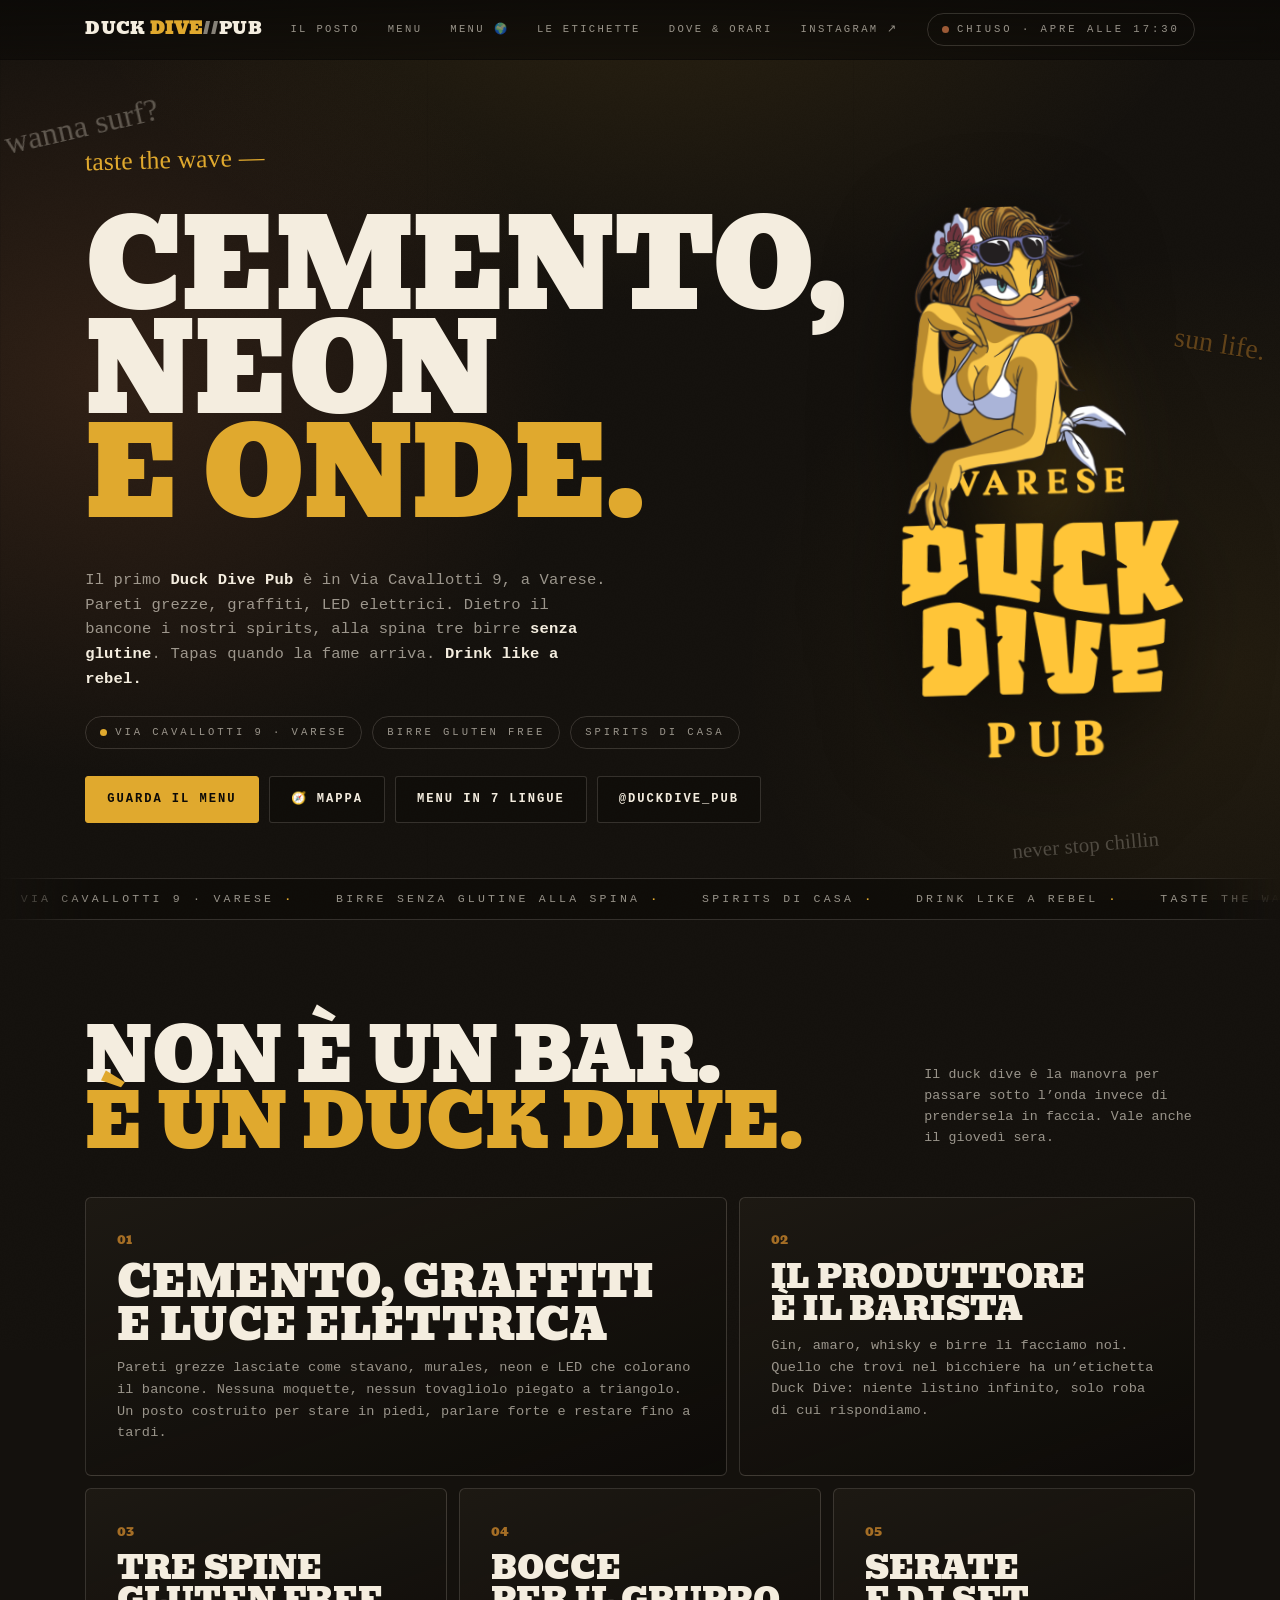
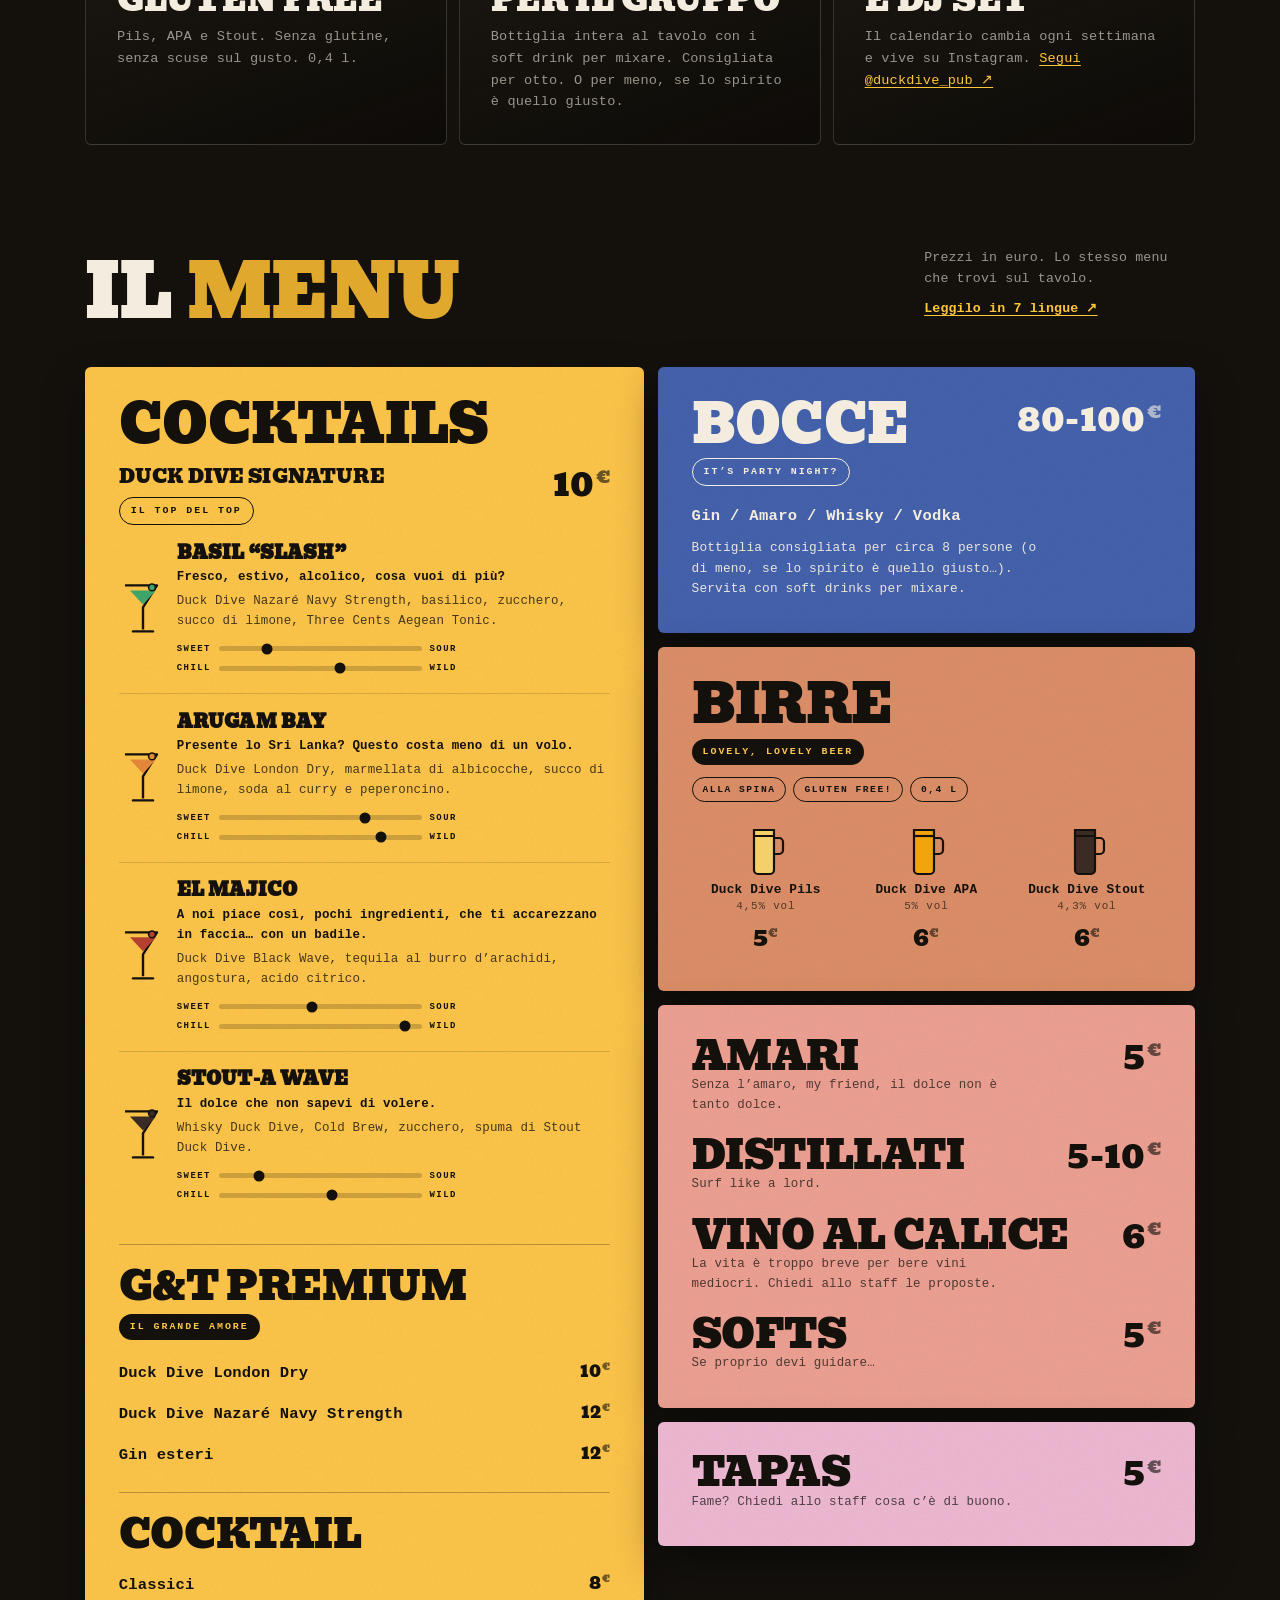
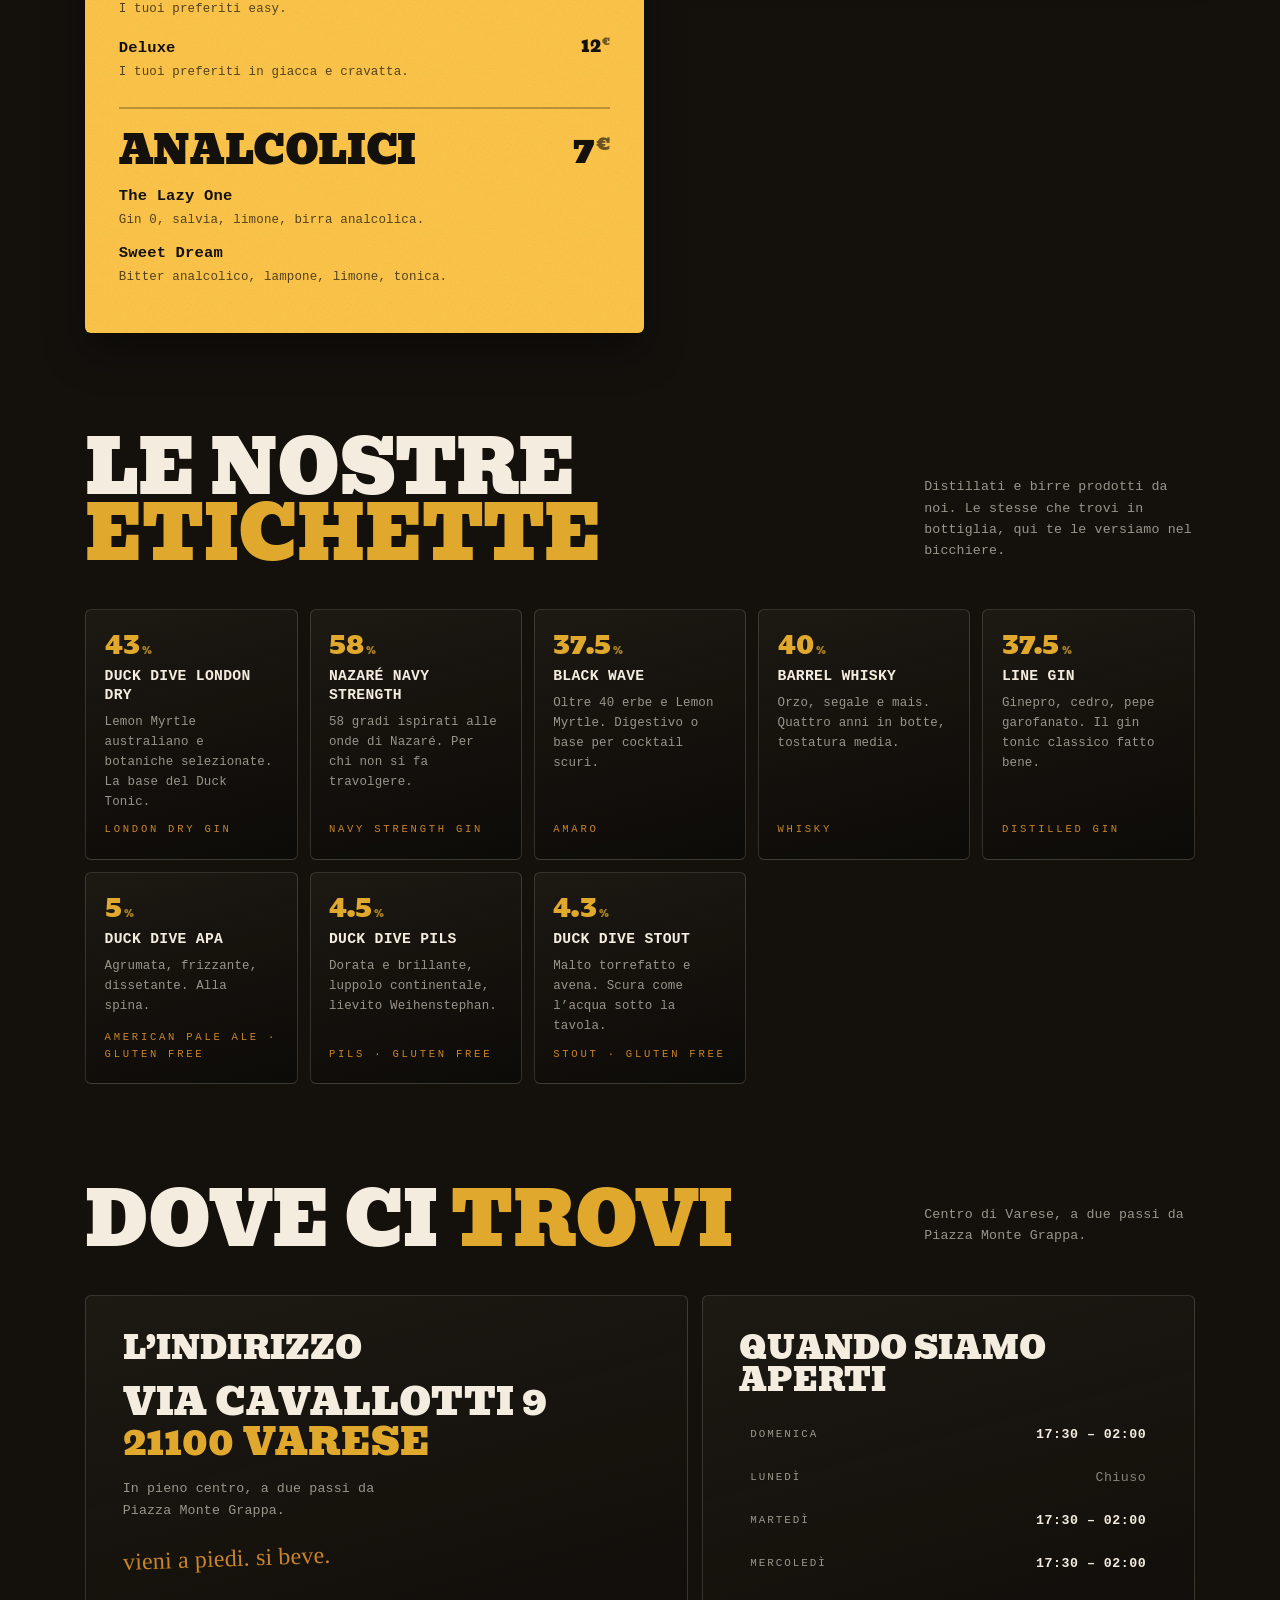
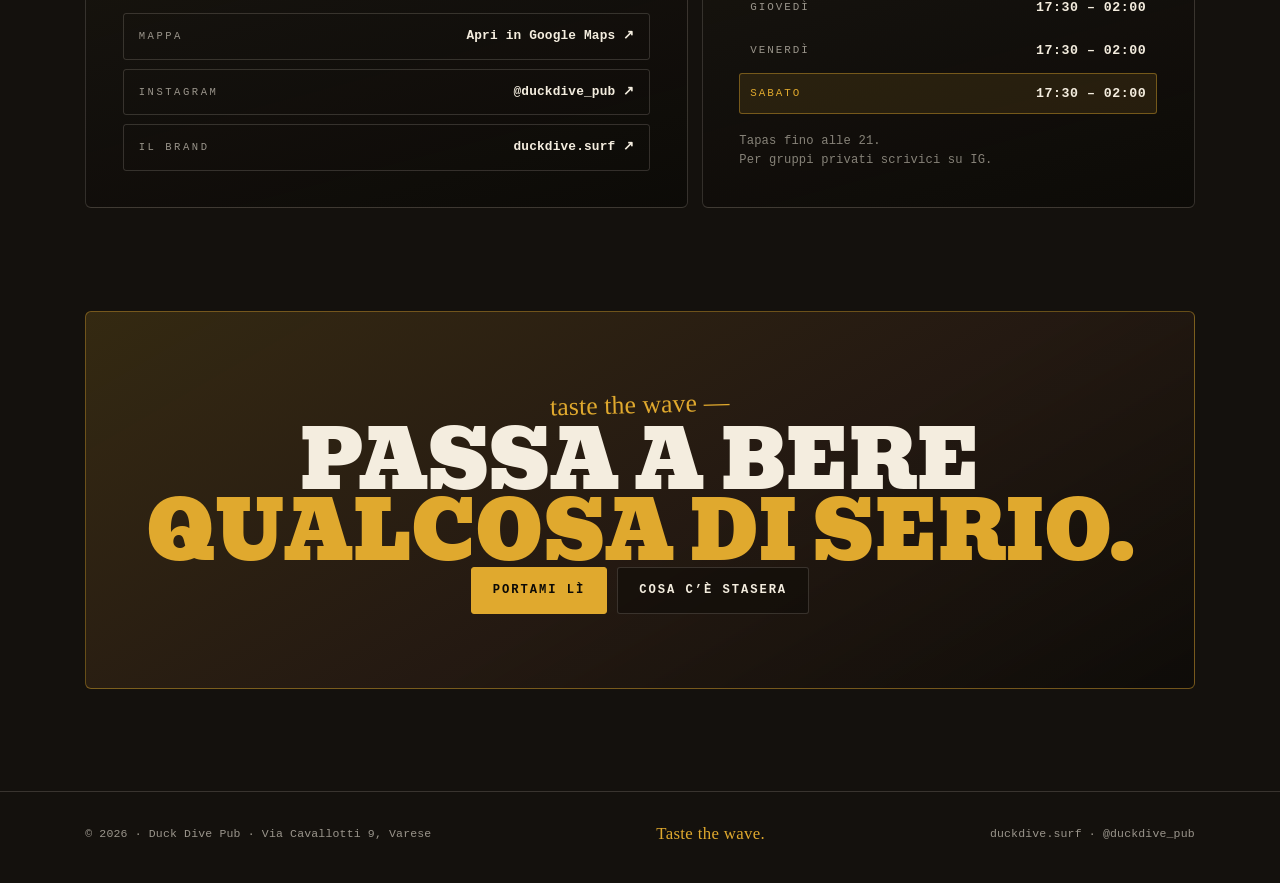
<file: index.html>
<!doctype html>
<html lang="it">
<head>
<meta charset="utf-8">
<meta name="viewport" content="width=device-width,initial-scale=1,viewport-fit=cover">
<title>Duck Dive Pub — Varese · Spirits di casa, birre senza glutine</title>
<meta name="description" content="Duck Dive Pub, Via Cavallotti 9 a Varese. Cemento, graffiti e neon. Cocktail signature con i nostri spirits, birre artigianali senza glutine alla spina, tapas. Taste the wave.">
<link rel="canonical" href="https://pub.duckdive.surf/">

<meta property="og:type" content="restaurant.bar">
<meta property="og:site_name" content="Duck Dive Pub">
<meta property="og:title" content="Duck Dive Pub — Varese">
<meta property="og:description" content="Cemento, graffiti e neon in Via Cavallotti 9. Spirits di casa, birre senza glutine alla spina, tapas. Drink like a rebel.">
<meta property="og:url" content="https://pub.duckdive.surf/">
<meta property="og:image" content="https://pub.duckdive.surf/assets/og.jpg">
<meta property="og:locale" content="it_IT">
<meta name="twitter:card" content="summary_large_image">
<meta name="twitter:image" content="https://pub.duckdive.surf/assets/og.jpg">
<meta name="theme-color" content="#14110d">

<link rel="icon" href="data:image/svg+xml,%3Csvg xmlns='http://www.w3.org/2000/svg' viewBox='0 0 64 64'%3E%3Crect width='64' height='64' fill='%2314110d'/%3E%3Ctext x='50%25' y='62%25' text-anchor='middle' font-family='Georgia,serif' font-size='34' font-weight='900' fill='%23E0A92E'%3EDD%3C/text%3E%3C/svg%3E">

<link rel="preconnect" href="https://fonts.googleapis.com">
<link rel="preconnect" href="https://fonts.gstatic.com" crossorigin>
<link rel="preconnect" href="https://cdn.prod.website-files.com" crossorigin>
<link href="https://fonts.googleapis.com/css2?family=Bevan&family=Permanent+Marker&display=swap" rel="stylesheet">
<link rel="preload" as="image" href="assets/lockup.png">
<link rel="stylesheet" href="styles.css">

<script type="application/ld+json">
{
  "@context":"https://schema.org",
  "@type":"BarOrPub",
  "name":"Duck Dive Pub",
  "url":"https://pub.duckdive.surf/",
  "image":"https://pub.duckdive.surf/assets/og.jpg",
  "servesCuisine":["Tapas","Cocktail","Birra artigianale"],
  "priceRange":"€€",
  "address":{"@type":"PostalAddress","streetAddress":"Via Cavallotti 9","addressLocality":"Varese","postalCode":"21100","addressRegion":"VA","addressCountry":"IT"},
  "sameAs":["https://www.instagram.com/duckdive_pub/","https://www.duckdive.surf"],
  "openingHoursSpecification":[
    {"@type":"OpeningHoursSpecification","dayOfWeek":["Tuesday","Wednesday","Thursday","Friday","Saturday","Sunday"],"opens":"17:30","closes":"02:00"}
  ]
}
</script>
</head>
<body>
<a class="skip" href="#main">Salta al contenuto</a>

<!-- ============================ NAV ============================ -->
<header class="nav" id="nav">
  <div class="wrap nav__in">
    <a class="nav__logo" href="#top">DUCK <b>DIVE</b><span>//</span>PUB</a>
    <nav class="nav__links" aria-label="Navigazione principale">
      <a href="#posto">Il posto</a>
      <a href="#menu">Menu</a>
      <a href="menu/">Menu 🌍</a>
      <a href="#etichette">Le etichette</a>
      <a href="#dove">Dove &amp; orari</a>
      <a href="https://www.instagram.com/duckdive_pub/" target="_blank" rel="noopener">Instagram ↗</a>
    </nav>
    <span class="pill" id="statusPill" aria-live="polite"><span class="dot"></span><span class="full" id="statusText">Varese</span><span class="short" id="statusShort">Varese</span></span>
  </div>
</header>

<main id="main">

<!-- ============================ HERO ============================ -->
<section class="hero wrap" id="top">
  <span class="scrawl scrawl--surf" aria-hidden="true">wanna surf?</span>
  <span class="scrawl scrawl--life" aria-hidden="true">sun life.</span>
  <span class="scrawl scrawl--wave" aria-hidden="true">never stop chillin</span>

  <div class="hero__grid">
    <div>
      <span class="kicker">taste the wave —</span>
      <h1>Cemento,<br>neon<em>e onde.</em></h1>
      <p class="lede">Il primo <strong>Duck Dive Pub</strong> è in Via Cavallotti 9, a Varese. Pareti grezze, graffiti, LED elettrici. Dietro il bancone i nostri spirits, alla spina tre birre <strong>senza glutine</strong>. Tapas quando la fame arriva. <strong>Drink like a rebel.</strong></p>

      <div class="hero__meta">
        <span class="pill"><span class="dot" style="background:var(--gold)"></span>Via Cavallotti 9 · Varese</span>
        <span class="pill">Birre gluten free</span>
        <span class="pill">Spirits di casa</span>
      </div>

      <div class="hero__cta">
        <a class="btn btn--gold" href="#menu">Guarda il menu</a>
        <a class="btn" href="https://www.google.com/maps/search/?api=1&amp;query=Via+Cavallotti+9+Varese" target="_blank" rel="noopener">🧭 Mappa</a>
        <a class="btn" href="menu/">Menu in 7 lingue</a>
        <a class="btn" href="https://www.instagram.com/duckdive_pub/" target="_blank" rel="noopener">@duckdive_pub</a>
      </div>
    </div>

    <div class="hero__art">
      <span class="hero__halo" aria-hidden="true"></span>
      <img src="assets/lockup.png" width="612" height="1200" alt="Logo Duck Dive Pub Varese" fetchpriority="high" decoding="async">
    </div>
  </div>
</section>

<!-- ============================ TICKER ============================ -->
<div class="ticker" aria-hidden="true">
  <div class="ticker__track" id="ticker"></div>
</div>

<!-- ============================ IL POSTO ============================ -->
<section class="sec wrap" id="posto">
  <div class="sec__head rise">
    <h2>Non è un bar.<br><em>È un duck dive.</em></h2>
    <p class="sec__note">Il duck dive è la manovra per passare sotto l&rsquo;onda invece di prendersela in faccia. Vale anche il giovedì sera.</p>
  </div>

  <div class="bento">
    <article class="cell cell--a rise">
      <span class="cell__n">01</span>
      <h3>Cemento, graffiti<br>e luce elettrica</h3>
      <p>Pareti grezze lasciate come stavano, murales, neon e LED che colorano il bancone. Nessuna moquette, nessun tovagliolo piegato a triangolo. Un posto costruito per stare in piedi, parlare forte e restare fino a tardi.</p>
    </article>

    <article class="cell cell--b rise">
      <span class="cell__n">02</span>
      <h3>Il produttore<br>è il barista</h3>
      <p>Gin, amaro, whisky e birre li facciamo noi. Quello che trovi nel bicchiere ha un&rsquo;etichetta Duck Dive: niente listino infinito, solo roba di cui rispondiamo.</p>
    </article>

    <article class="cell cell--c rise">
      <span class="cell__n">03</span>
      <h3>Tre spine<br>gluten free</h3>
      <p>Pils, APA e Stout. Senza glutine, senza scuse sul gusto. 0,4 l.</p>
    </article>

    <article class="cell cell--d rise">
      <span class="cell__n">04</span>
      <h3>Bocce<br>per il gruppo</h3>
      <p>Bottiglia intera al tavolo con i soft drink per mixare. Consigliata per otto. O per meno, se lo spirito è quello giusto.</p>
    </article>

    <article class="cell cell--e rise">
      <span class="cell__n">05</span>
      <h3>Serate<br>e dj set</h3>
      <p>Il calendario cambia ogni settimana e vive su Instagram. <a href="https://www.instagram.com/duckdive_pub/" target="_blank" rel="noopener" style="color:var(--gold-hi);text-decoration:underline;text-underline-offset:3px">Segui @duckdive_pub ↗</a></p>
    </article>
  </div>
</section>

<!-- ============================ MENU ============================ -->
<section class="sec wrap" id="menu">
  <div class="sec__head rise">
    <h2>Il <em>menu</em></h2>
    <p class="sec__note">Prezzi in euro. Lo stesso menu che trovi sul tavolo.<br>
      <a class="sec__link" href="menu/">Leggilo in 7 lingue ↗</a></p>
  </div>

  <div class="menu">
    <!-- ---------- COLONNA SINISTRA ---------- -->
    <div class="menu__col">
      <section class="blk blk--amber rise">
        <div class="blk__head">
          <h3>Cocktails</h3>
        </div>

        <div class="blk__head" style="margin-top:1.1rem">
          <div>
            <p style="font-family:var(--font-display);font-size:1.2rem;text-transform:uppercase;line-height:1.1">Duck Dive Signature</p>
            <span class="badge badge--out">Il top del top</span>
          </div>
          <span class="blk__price">10</span>
        </div>

        <div id="sigList"></div>

        <div class="rule"></div>

        <div class="blk__head">
          <div>
            <h3 class="sm">G&amp;T Premium</h3>
            <span class="badge badge--dark">Il grande amore</span>
          </div>
        </div>
        <div style="margin-top:1rem">
          <div class="row"><span class="row__name">Duck Dive London Dry</span><span class="row__price">10</span></div>
          <div class="row"><span class="row__name">Duck Dive Nazaré Navy Strength</span><span class="row__price">12</span></div>
          <div class="row"><span class="row__name">Gin esteri</span><span class="row__price">12</span></div>
        </div>

        <div class="rule"></div>

        <h3 class="sm">Cocktail</h3>
        <div style="margin-top:1rem">
          <div class="row">
            <span><span class="row__name">Classici</span><span class="row__sub">I tuoi preferiti easy.</span></span>
            <span class="row__price">8</span>
          </div>
          <div class="row">
            <span><span class="row__name">Deluxe</span><span class="row__sub">I tuoi preferiti in giacca e cravatta.</span></span>
            <span class="row__price">12</span>
          </div>
        </div>

        <div class="rule"></div>

        <div class="blk__head">
          <h3 class="sm">Analcolici</h3>
          <span class="blk__price">7</span>
        </div>
        <div style="margin-top:1rem">
          <div class="row">
            <span><span class="row__name">The Lazy One</span><span class="row__sub">Gin 0, salvia, limone, birra analcolica.</span></span>
          </div>
          <div class="row">
            <span><span class="row__name">Sweet Dream</span><span class="row__sub">Bitter analcolico, lampone, limone, tonica.</span></span>
          </div>
        </div>
      </section>
    </div>

    <!-- ---------- COLONNA DESTRA ---------- -->
    <div class="menu__col">
      <section class="blk blk--blue rise">
        <div class="blk__head">
          <div>
            <h3>Bocce</h3>
            <span class="badge badge--out">It&rsquo;s party night?</span>
          </div>
          <span class="blk__price">80-100</span>
        </div>
        <p style="margin-top:1.1rem;font-weight:700;letter-spacing:.02em">Gin / Amaro / Whisky / Vodka</p>
        <p style="margin-top:.6rem;font-size:.8rem;opacity:.95;max-width:46ch">Bottiglia consigliata per circa 8 persone (o di meno, se lo spirito è quello giusto…). Servita con soft drinks per mixare.</p>
      </section>

      <section class="blk blk--terra rise">
        <div class="blk__head">
          <div>
            <h3>Birre</h3>
            <span class="badge badge--dark">Lovely, lovely beer</span>
          </div>
        </div>
        <div class="flags">
          <span class="flag">Alla spina</span>
          <span class="flag">Gluten free!</span>
          <span class="flag">0,4 l</span>
        </div>
        <div class="beers" id="beerList"></div>
      </section>

      <section class="blk blk--salmon rise">
        <div class="blk__head">
          <h3 class="sm">Amari</h3><span class="blk__price">5</span>
        </div>
        <p class="row__sub">Senza l&rsquo;amaro, my friend, il dolce non è tanto dolce.</p>

        <div class="blk__head" style="margin-top:1.4rem">
          <h3 class="sm">Distillati</h3><span class="blk__price">5-10</span>
        </div>
        <p class="row__sub">Surf like a lord.</p>

        <div class="blk__head" style="margin-top:1.4rem">
          <h3 class="sm">Vino al calice</h3><span class="blk__price">6</span>
        </div>
        <p class="row__sub">La vita è troppo breve per bere vini mediocri. Chiedi allo staff le proposte.</p>

        <div class="blk__head" style="margin-top:1.4rem">
          <h3 class="sm">Softs</h3><span class="blk__price">5</span>
        </div>
        <p class="row__sub">Se proprio devi guidare…</p>
      </section>

      <section class="blk blk--pink rise">
        <div class="blk__head">
          <h3 class="sm">Tapas</h3><span class="blk__price">5</span>
        </div>
        <p class="row__sub">Fame? Chiedi allo staff cosa c&rsquo;è di buono.</p>
      </section>
    </div>
  </div>
</section>

<!-- ============================ ETICHETTE ============================ -->
<section class="sec wrap" id="etichette">
  <div class="sec__head rise">
    <h2>Le nostre<br><em>etichette</em></h2>
    <p class="sec__note">Distillati e birre prodotti da noi. Le stesse che trovi in bottiglia, qui te le versiamo nel bicchiere.</p>
  </div>
  <div class="rail" id="labelRail" tabindex="0" role="group" aria-label="Etichette Duck Dive, scorri orizzontalmente"></div>
</section>

<!-- ============================ DOVE & ORARI ============================ -->
<section class="sec wrap" id="dove">
  <div class="sec__head rise">
    <h2>Dove ci <em>trovi</em></h2>
    <p class="sec__note">Centro di Varese, a due passi da Piazza Monte Grappa.</p>
  </div>

  <div class="info">
    <div class="panel rise">
      <h3>L&rsquo;indirizzo</h3>
      <p class="addr">Via Cavallotti 9<span>21100 Varese</span></p>
      <p class="addr__note">In pieno centro, a due passi da Piazza Monte Grappa.</p>
      <p class="addr__mark">vieni a piedi. si beve.</p>

      <div class="contacts">
        <a href="https://www.google.com/maps/search/?api=1&amp;query=Via+Cavallotti+9+Varese" target="_blank" rel="noopener">
          <span class="k">Mappa</span><span class="v">Apri in Google Maps ↗</span>
        </a>
        <a href="https://www.instagram.com/duckdive_pub/" target="_blank" rel="noopener">
          <span class="k">Instagram</span><span class="v">@duckdive_pub ↗</span>
        </a>
        <a href="https://www.duckdive.surf" target="_blank" rel="noopener">
          <span class="k">Il brand</span><span class="v">duckdive.surf ↗</span>
        </a>
      </div>
    </div>

    <div class="panel rise">
      <h3>Quando siamo aperti</h3>
      <ul class="hours" id="hoursList"></ul>
      <p style="margin-top:1.1rem;font-size:.76rem;color:var(--muted-2)">Tapas fino alle 21.<br>Per gruppi privati scrivici su IG.</p>
    </div>
  </div>
</section>

<!-- ============================ SHOUT ============================ -->
<section class="sec wrap" style="padding-top:0">
  <div class="shout rise">
    <span class="kicker">taste the wave —</span>
    <h2>Passa a bere<br><em>qualcosa di serio.</em></h2>
    <div class="hero__cta" style="justify-content:center">
      <a class="btn btn--gold" href="https://www.google.com/maps/search/?api=1&amp;query=Via+Cavallotti+9+Varese" target="_blank" rel="noopener">Portami lì</a>
      <a class="btn" href="https://www.instagram.com/duckdive_pub/" target="_blank" rel="noopener">Cosa c&rsquo;è stasera</a>
    </div>
  </div>
</section>

</main>

<footer class="foot">
  <div class="wrap foot__in">
    <span>© <span id="yr">2026</span> · Duck Dive Pub · Via Cavallotti 9, Varese</span>
    <span class="foot__tag">Taste the wave.</span>
    <span><a href="https://www.duckdive.surf" target="_blank" rel="noopener">duckdive.surf</a> · <a href="https://www.instagram.com/duckdive_pub/" target="_blank" rel="noopener">@duckdive_pub</a></span>
  </div>
</footer>

<script src="site.js" defer></script>
</body>
</html>
</file>
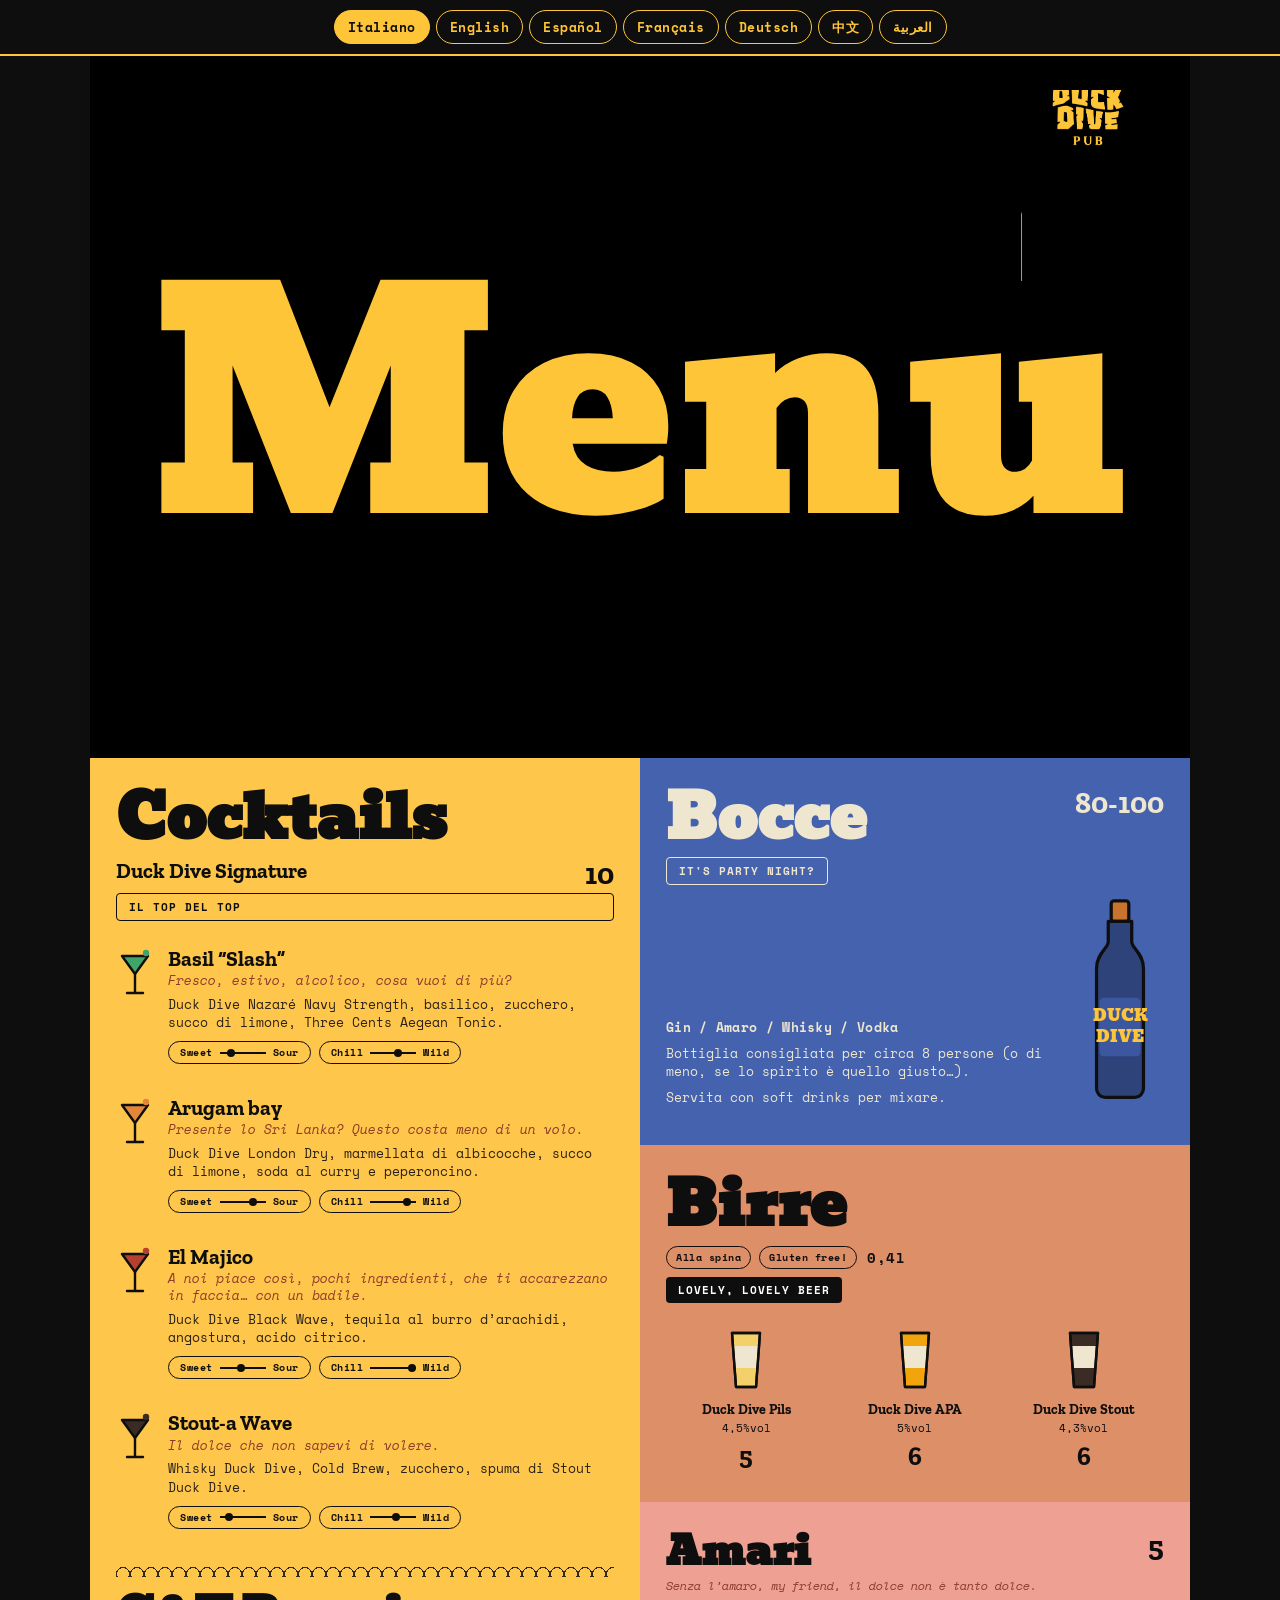
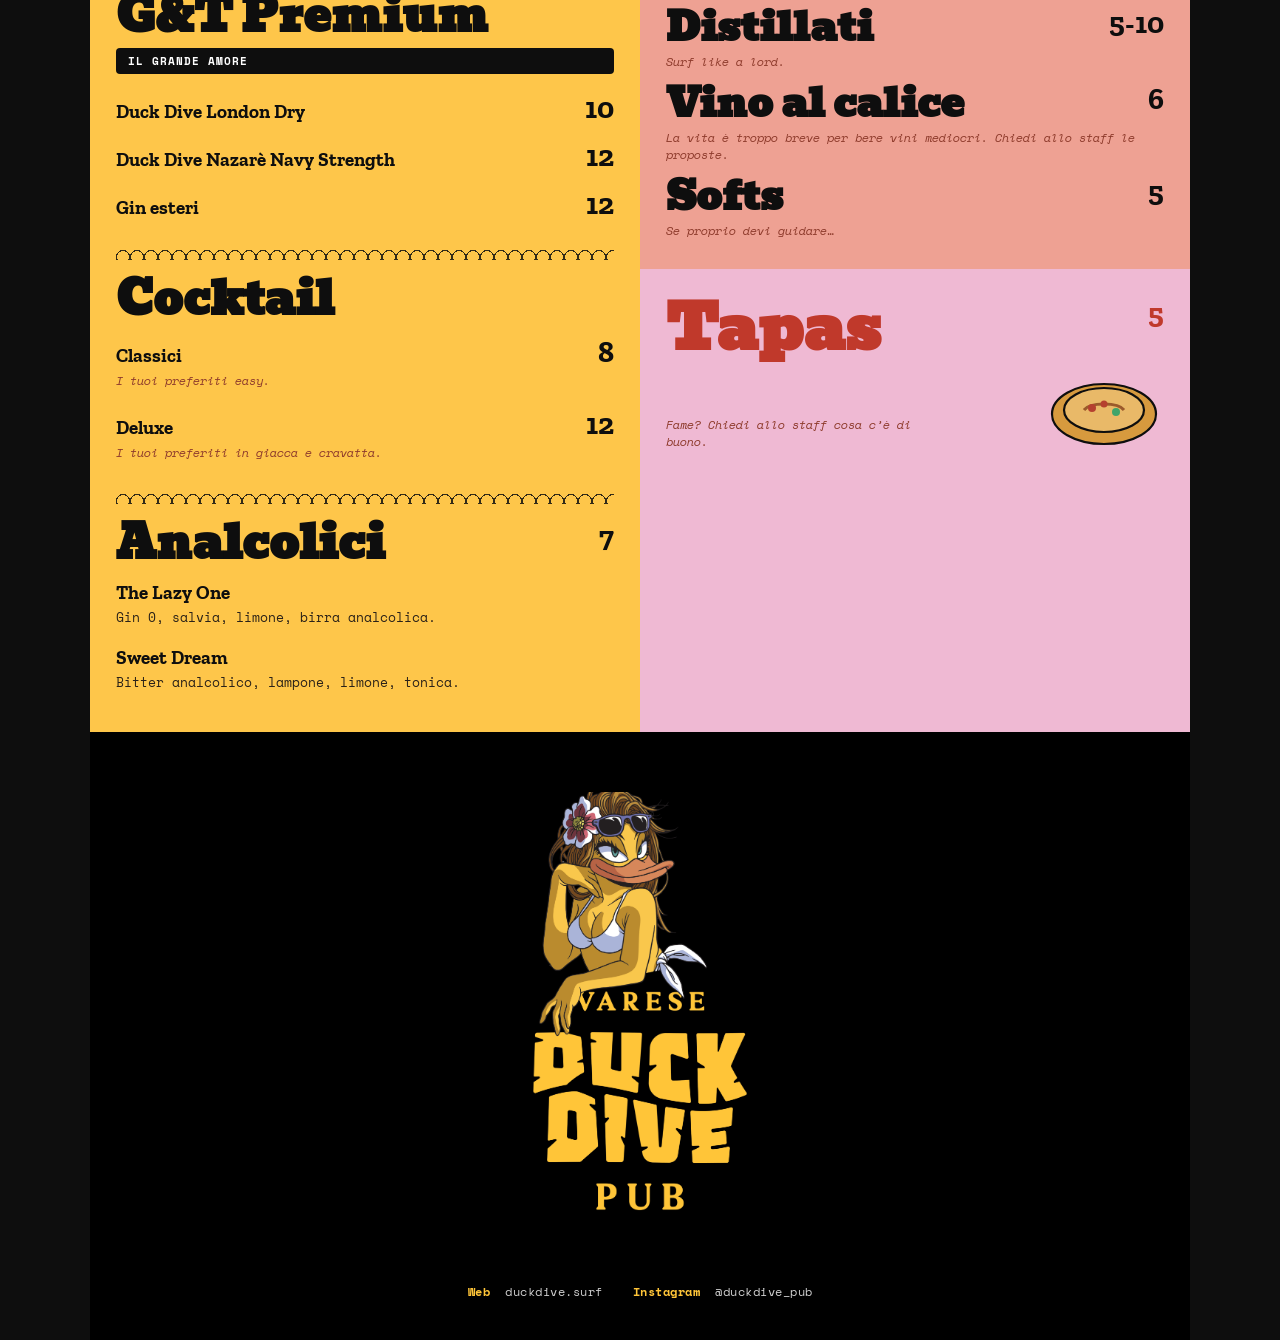
<file: menu/index.html>
<!DOCTYPE html>
<html lang="it">
<head>
<meta charset="UTF-8">
<meta name="viewport" content="width=device-width, initial-scale=1.0">
<title>Duck Dive Pub — Menu</title>
<link rel="preconnect" href="https://fonts.googleapis.com">
<link rel="preconnect" href="https://fonts.gstatic.com" crossorigin>
<link href="https://fonts.googleapis.com/css2?family=Bevan:ital@0;1&family=Zilla+Slab:wght@500;600;700&family=Space+Mono:ital,wght@0,400;0,700;1,400&family=Noto+Serif+SC:wght@700&family=Noto+Sans+SC:wght@400;700&family=Noto+Kufi+Arabic:wght@400;700&family=Noto+Naskh+Arabic:wght@400;700&display=swap" rel="stylesheet">
<style>
  :root{
    --black:#0E0E0E;
    --amber:#FEC64A;
    --blue:#4462AD;
    --terra:#DD8F68;
    --salmon:#EEA193;
    --pink:#EFB9D3;
    --logo:#FFC538;
    --red:#C0392B;
    --tag:#8E3B2C;
    --ink:#0E0E0E;
    --cream:#EFE6D0;
  }
  *{box-sizing:border-box;margin:0;padding:0}
  html{scroll-behavior:smooth}
  body{
    background:var(--black);
    font-family:'Space Mono',monospace;
    color:var(--ink);
    -webkit-font-smoothing:antialiased;
  }
  /* language-specific font fallbacks */
  body.lang-zh{font-family:'Noto Sans SC',sans-serif}
  body.lang-ar{font-family:'Noto Naskh Arabic',serif}
  .title-font{font-family:'Bevan','Noto Serif SC','Noto Kufi Arabic',serif}
  .item-font{font-family:'Zilla Slab','Noto Serif SC','Noto Kufi Arabic',serif;font-weight:700}

  /* ---------- LANGUAGE BAR ---------- */
  .langbar{
    position:sticky;top:0;z-index:50;
    display:flex;gap:6px;justify-content:center;flex-wrap:wrap;
    background:#0E0E0E;padding:10px 8px;border-bottom:2px solid var(--logo);
  }
  .langbar button{
    font-family:'Space Mono',monospace;font-weight:700;font-size:13px;
    letter-spacing:.5px;cursor:pointer;
    background:transparent;color:var(--logo);
    border:1.5px solid var(--logo);border-radius:30px;
    padding:6px 13px;transition:.15s;
  }
  .langbar button:hover{background:rgba(255,197,56,.15)}
  .langbar button.active{background:var(--logo);color:#0E0E0E}

  /* ---------- PAGE WRAPPER ---------- */
  .sheet{max-width:1100px;margin:0 auto}

  /* ---------- COVER ---------- */
  .cover{
    background:#000;position:relative;
    min-height:78vh;padding:40px 30px;overflow:hidden;
    display:flex;align-items:center;justify-content:center;
  }
  .cover .logo-top{position:absolute;top:34px;right:34px;width:135px}
  .cover .logo-top img{width:100%;display:block}
  .menu-word{
    font-size:clamp(120px,30vw,300px);line-height:.82;
    color:var(--logo);letter-spacing:-2px;text-align:center;
  }
  body.lang-ar .cover .logo-top{right:auto;left:34px}

  /* ---------- MAIN GRID ---------- */
  .menu-grid{display:grid;grid-template-columns:1fr 1fr}
  .col{display:flex;flex-direction:column}
  .pad{padding:30px 26px}

  .bg-amber{background:var(--amber)}
  .bg-blue{background:var(--blue);color:var(--cream)}
  .bg-terra{background:var(--terra)}
  .bg-salmon{background:var(--salmon)}
  .bg-pink{background:var(--pink)}

  .sec-title{
    font-size:clamp(38px,6vw,62px);line-height:.95;color:var(--ink);
    margin-bottom:6px;
  }
  .bg-blue .sec-title{color:var(--cream)}
  .tapas-title{color:var(--red)}

  .badge{
    display:inline-block;font-family:'Space Mono',monospace;font-weight:700;
    font-size:11px;letter-spacing:1px;padding:5px 12px;margin:4px 0 10px;
    border-radius:4px;text-transform:uppercase;
  }
  .badge-dark{background:#0E0E0E;color:#fff}
  .badge-outline{border:1.5px solid currentColor;color:#0E0E0E}
  .bg-blue .badge-outline{color:var(--cream)}
  .badge-pill{border:1.5px solid var(--terra);color:#0E0E0E;background:rgba(255,255,255,.25)}

  .divider{height:14px;margin:18px 0;
    background:
      radial-gradient(circle at 7px 11px, transparent 6px, var(--ink) 6px 7px, transparent 7px) 0 0/14px 14px repeat-x;
    opacity:.85}
  .bg-blue .divider, .bg-terra .divider{filter:invert(0)}

  /* signature cocktail item */
  .sig{display:flex;gap:14px;margin:16px 0}
  .sig .icon{flex:0 0 38px;width:38px;height:54px}
  .sig .body{flex:1}
  .item-name{font-size:21px;color:var(--ink);line-height:1.1}
  .tagline{color:var(--tag);font-style:italic;font-size:12.5px;margin:3px 0 6px;line-height:1.35}
  .desc{font-size:12.5px;line-height:1.45;color:#2a2118}
  .bg-blue .desc{color:var(--cream)}

  /* slider scales */
  .scales{display:flex;gap:8px;flex-wrap:wrap;margin-top:9px}
  .scale{display:flex;align-items:center;gap:7px;
    border:1.5px solid var(--ink);border-radius:30px;padding:3px 11px;
    font-family:'Space Mono',monospace;font-weight:700;font-size:10px;letter-spacing:.5px}
  .track{position:relative;width:46px;height:2px;background:var(--ink)}
  .track::before{content:"";position:absolute;top:-3px;width:8px;height:8px;border-radius:50%;
    background:var(--ink);left:var(--p,50%);transform:translateX(-50%)}

  /* simple priced rows */
  .row{display:flex;justify-content:space-between;align-items:baseline;gap:14px;margin:9px 0}
  .row .name{font-size:19px}
  .row .price,.head-price{font-size:30px;line-height:1}
  .row-desc .name{display:block}
  .sub-tag{color:var(--tag);font-style:italic;font-size:12px;margin-top:1px}
  .bg-blue .sub-tag{color:#dfe6f5}

  .sec-head{display:flex;justify-content:space-between;align-items:flex-start;gap:12px}
  .head-price{color:var(--ink)}
  .bg-blue .head-price{color:var(--cream)}
  .tapas-title ~ .head-price,.tapas-price{color:var(--red)}

  /* bocce / illustration */
  .illus-row{display:flex;justify-content:space-between;align-items:flex-end;gap:14px}
  .bottle{width:88px;flex:0 0 88px}
  .spirits{font-size:13px;font-weight:700;margin-bottom:8px;letter-spacing:.3px}
  .note{font-size:12.5px;line-height:1.5;margin:7px 0}

  /* beers */
  .beer-flags{display:flex;gap:8px;align-items:center;flex-wrap:wrap;margin:6px 0 4px}
  .flag{display:inline-flex;align-items:center;gap:4px;font-family:'Space Mono',monospace;
    font-weight:700;font-size:10px;letter-spacing:.5px;border:1.5px solid #0E0E0E;border-radius:30px;padding:3px 9px}
  .flag.ml{border:none;font-size:14px;padding:0 2px}
  .beers{display:grid;grid-template-columns:repeat(3,1fr);gap:8px;text-align:center;margin-top:14px}
  .beers .g{width:46px;height:64px;margin:0 auto 6px}
  .beers .bn{font-size:14px;line-height:1.05}
  .beers .pc{font-family:'Space Mono',monospace;font-size:11px;margin:3px 0 4px}
  .beers .bp{font-size:26px}

  /* tapas */
  .tapas-row{display:flex;justify-content:space-between;align-items:flex-end;gap:14px;margin-top:6px}
  .dish{width:120px;flex:0 0 120px}

  /* ---------- BACK ---------- */
  .back{background:#000;text-align:center;padding:60px 30px 40px}
  .back img{width:min(260px,60vw);display:block;margin:0 auto 30px}
  .back .foot{display:flex;gap:30px;justify-content:center;flex-wrap:wrap;
    font-family:'Space Mono',monospace;font-size:12px;color:#cfcfcf;letter-spacing:.5px}
  .back .foot b{color:var(--logo)}

  /* RTL */
  body.lang-ar{direction:rtl}
  body.lang-ar .sig{flex-direction:row-reverse}
  body.lang-ar .cover .menu-word{direction:rtl}

  /* responsive */
  @media(max-width:760px){
    .menu-grid{grid-template-columns:1fr}
    .cover{min-height:62vh}
    .cover .logo-top{width:104px;top:20px;right:20px}
  }
  @media print{
    .langbar{display:none}
    body{background:#fff}
    .cover,.back{min-height:auto}
  }
</style>
</head>
<body class="lang-it">

  <nav class="langbar" id="langbar"></nav>

  <div class="sheet">
    <!-- COVER -->
    <section class="cover">
      <div class="logo-top"><img src="assets/logo.png" alt="Varese Duck Dive Pub"></div>
      <div class="menu-word title-font" data-k="menuWord">Menu</div>
    </section>

    <!-- MAIN MENU -->
    <div class="menu-grid" id="grid"></div>

    <!-- BACK -->
    <section class="back">
      <img src="assets/mascot.png" alt="Varese Duck Dive Pub">
      <div class="foot">
        <span><b data-k="web">Web</b> &nbsp;duckdive.surf</span>
        <span><b data-k="instagram">Instagram</b> &nbsp;@duckdive_pub</span>
      </div>
    </section>
  </div>

<script>
/* ===================== STRUCTURE (language-independent) ===================== */
const SIG = [
  {name:'Basil &ldquo;Slash&rdquo;', color:'#3FA46A', ss:24, cw:60, dkey:'c1'},
  {name:'Arugam bay',                color:'#E2873A', ss:72, cw:80, dkey:'c2'},
  {name:'El Majico',                 color:'#B5402F', ss:46, cw:92, dkey:'c3'},
  {name:'Stout-a Wave',              color:'#3A2C24', ss:20, cw:56, dkey:'c4'},
];
const GT = [
  {name:'Duck Dive London Dry', price:'10'},
  {name:'Duck Dive Nazar&egrave; Navy Strength', price:'12'},
  {name:'__ginEsteri__', price:'12'},
];
const BEERS = [
  {name:'Duck Dive Pils',  vol:'4,5%', price:'5', fill:'#F4D06A'},
  {name:'Duck Dive APA',   vol:'5%',   price:'6', fill:'#F2A40C'},
  {name:'Duck Dive Stout', vol:'4,3%', price:'6', fill:'#3A2C24'},
];

/* ===================== TRANSLATIONS ===================== */
const T = {
  it:{ langName:'Italiano', menuWord:'Menu',
    cocktails:'Cocktails', signature:'Duck Dive Signature', badgeTop:'Il top del top',
    c1_tag:'Fresco, estivo, alcolico, cosa vuoi di pi&ugrave;?',
    c1_desc:'Duck Dive Nazar&eacute; Navy Strength, basilico, zucchero, succo di limone, Three Cents Aegean Tonic.',
    c2_tag:'Presente lo Sri Lanka? Questo costa meno di un volo.',
    c2_desc:'Duck Dive London Dry, marmellata di albicocche, succo di limone, soda al curry e peperoncino.',
    c3_tag:'A noi piace cos&igrave;, pochi ingredienti, che ti accarezzano in faccia&hellip; con un badile.',
    c3_desc:'Duck Dive Black Wave, tequila al burro d&rsquo;arachidi, angostura, acido citrico.',
    c4_tag:'Il dolce che non sapevi di volere.',
    c4_desc:'Whisky Duck Dive, Cold Brew, zucchero, spuma di Stout Duck Dive.',
    gt:'G&amp;T Premium', badgeLove:'Il grande amore', ginEsteri:'Gin esteri',
    cocktail:'Cocktail', classici:'Classici', classiciDesc:'I tuoi preferiti easy.',
    deluxe:'Deluxe', deluxeDesc:'I tuoi preferiti in giacca e cravatta.',
    analcolici:'Analcolici', lazyDesc:'Gin 0, salvia, limone, birra analcolica.',
    sweetDesc:'Bitter analcolico, lampone, limone, tonica.',
    bocce:'Bocce', badgeParty:"It's party night?", spirits:'Gin / Amaro / Whisky / Vodka',
    bocceNote1:'Bottiglia consigliata per circa 8 persone (o di meno, se lo spirito &egrave; quello giusto&hellip;).',
    bocceNote2:'Servita con soft drinks per mixare.',
    birre:'Birre', onTap:'Alla spina', glutenFree:'Gluten free!', lovely:'Lovely, lovely beer',
    amari:'Amari', amariTag:'Senza l&rsquo;amaro, my friend, il dolce non &egrave; tanto dolce.',
    distillati:'Distillati', distillatiTag:'Surf like a lord.',
    vino:'Vino al calice', vinoTag:'La vita &egrave; troppo breve per bere vini mediocri. Chiedi allo staff le proposte.',
    softs:'Softs', softsTag:'Se proprio devi guidare&hellip;',
    tapas:'Tapas', tapasTag:'Fame? Chiedi allo staff cosa c&rsquo;&egrave; di buono.',
    sweet:'Sweet', sour:'Sour', chill:'Chill', wild:'Wild', web:'Web', instagram:'Instagram'},

  en:{ langName:'English', menuWord:'Menu',
    cocktails:'Cocktails', signature:'Duck Dive Signature', badgeTop:'The best of the best',
    c1_tag:'Fresh, summery, boozy &mdash; what more do you want?',
    c1_desc:'Duck Dive Nazar&eacute; Navy Strength, basil, sugar, lemon juice, Three Cents Aegean Tonic.',
    c2_tag:'You know Sri Lanka? This costs less than the flight.',
    c2_desc:'Duck Dive London Dry, apricot jam, lemon juice, curry &amp; chilli soda.',
    c3_tag:'We like it like this: a few ingredients that caress your face&hellip; with a shovel.',
    c3_desc:'Duck Dive Black Wave, peanut-butter tequila, angostura, citric acid.',
    c4_tag:'The dessert you didn&rsquo;t know you wanted.',
    c4_desc:'Duck Dive Whisky, Cold Brew, sugar, Duck Dive Stout foam.',
    gt:'G&amp;T Premium', badgeLove:'The great love', ginEsteri:'Imported gins',
    cocktail:'Cocktails', classici:'Classics', classiciDesc:'Your easy favourites.',
    deluxe:'Deluxe', deluxeDesc:'Your favourites in a suit and tie.',
    analcolici:'Alcohol-free', lazyDesc:'Zero gin, sage, lemon, alcohol-free beer.',
    sweetDesc:'Alcohol-free bitter, raspberry, lemon, tonic.',
    bocce:'Bocce', badgeParty:"It's party night?", spirits:'Gin / Amaro / Whisky / Vodka',
    bocceNote1:'Bottle recommended for about 8 people (or fewer, if the spirit is right&hellip;).',
    bocceNote2:'Served with soft drinks to mix.',
    birre:'Beers', onTap:'On tap', glutenFree:'Gluten free!', lovely:'Lovely, lovely beer',
    amari:'Amari', amariTag:'Without the bitter, my friend, the sweet ain&rsquo;t so sweet.',
    distillati:'Spirits', distillatiTag:'Surf like a lord.',
    vino:'Wine by the glass', vinoTag:'Life&rsquo;s too short to drink mediocre wine. Ask the staff what&rsquo;s good.',
    softs:'Soft drinks', softsTag:'If you really have to drive&hellip;',
    tapas:'Tapas', tapasTag:'Hungry? Ask the staff what&rsquo;s good.',
    sweet:'Sweet', sour:'Sour', chill:'Chill', wild:'Wild', web:'Web', instagram:'Instagram'},

  es:{ langName:'Espa&ntilde;ol', menuWord:'Men&uacute;',
    cocktails:'C&oacute;cteles', signature:'Duck Dive Signature', badgeTop:'Lo mejor de lo mejor',
    c1_tag:'Fresco, veraniego, alcoh&oacute;lico, &iquest;qu&eacute; m&aacute;s quieres?',
    c1_desc:'Duck Dive Nazar&eacute; Navy Strength, albahaca, az&uacute;car, zumo de lim&oacute;n, Three Cents Aegean Tonic.',
    c2_tag:'&iquest;Te suena Sri Lanka? Esto cuesta menos que el vuelo.',
    c2_desc:'Duck Dive London Dry, mermelada de albaricoque, zumo de lim&oacute;n, soda de curry y guindilla.',
    c3_tag:'Nos gusta as&iacute;: pocos ingredientes que te acarician la cara&hellip; con una pala.',
    c3_desc:'Duck Dive Black Wave, tequila al cacahuete, angostura, &aacute;cido c&iacute;trico.',
    c4_tag:'El dulce que no sab&iacute;as que quer&iacute;as.',
    c4_desc:'Whisky Duck Dive, Cold Brew, az&uacute;car, espuma de Stout Duck Dive.',
    gt:'G&amp;T Premium', badgeLove:'El gran amor', ginEsteri:'Ginebras de importaci&oacute;n',
    cocktail:'C&oacute;cteles', classici:'Cl&aacute;sicos', classiciDesc:'Tus favoritos, sin complicaciones.',
    deluxe:'Deluxe', deluxeDesc:'Tus favoritos de etiqueta.',
    analcolici:'Sin alcohol', lazyDesc:'Gin 0, salvia, lim&oacute;n, cerveza sin alcohol.',
    sweetDesc:'Bitter sin alcohol, frambuesa, lim&oacute;n, t&oacute;nica.',
    bocce:'Bocce', badgeParty:"It's party night?", spirits:'Gin / Amaro / Whisky / Vodka',
    bocceNote1:'Botella recomendada para unas 8 personas (o menos, si el esp&iacute;ritu es el adecuado&hellip;).',
    bocceNote2:'Servida con refrescos para mezclar.',
    birre:'Cervezas', onTap:'De barril', glutenFree:'&iexcl;Sin gluten!', lovely:'Lovely, lovely beer',
    amari:'Amari', amariTag:'Sin lo amargo, my friend, lo dulce no es tan dulce.',
    distillati:'Destilados', distillatiTag:'Surf like a lord.',
    vino:'Vino por copa', vinoTag:'La vida es demasiado corta para beber vinos mediocres. Pregunta al staff las propuestas.',
    softs:'Refrescos', softsTag:'Si de verdad tienes que conducir&hellip;',
    tapas:'Tapas', tapasTag:'&iquest;Hambre? Pregunta al staff qu&eacute; hay rico.',
    sweet:'Sweet', sour:'Sour', chill:'Chill', wild:'Wild', web:'Web', instagram:'Instagram'},

  fr:{ langName:'Fran&ccedil;ais', menuWord:'Menu',
    cocktails:'Cocktails', signature:'Duck Dive Signature', badgeTop:'Le top du top',
    c1_tag:'Frais, estival, alcoolis&eacute;, que demander de plus&nbsp;?',
    c1_desc:'Duck Dive Nazar&eacute; Navy Strength, basilic, sucre, jus de citron, Three Cents Aegean Tonic.',
    c2_tag:'Tu connais le Sri Lanka&nbsp;? &Ccedil;a co&ucirc;te moins cher que le vol.',
    c2_desc:'Duck Dive London Dry, confiture d&rsquo;abricot, jus de citron, soda curry &amp; piment.',
    c3_tag:'On l&rsquo;aime comme &ccedil;a&nbsp;: peu d&rsquo;ingr&eacute;dients qui te caressent le visage&hellip; &agrave; coups de pelle.',
    c3_desc:'Duck Dive Black Wave, tequila au beurre de cacahu&egrave;te, angostura, acide citrique.',
    c4_tag:'Le dessert que tu ignorais vouloir.',
    c4_desc:'Whisky Duck Dive, Cold Brew, sucre, mousse de Stout Duck Dive.',
    gt:'G&amp;T Premium', badgeLove:'Le grand amour', ginEsteri:'Gins import&eacute;s',
    cocktail:'Cocktails', classici:'Classiques', classiciDesc:'Tes pr&eacute;f&eacute;r&eacute;s, version facile.',
    deluxe:'Deluxe', deluxeDesc:'Tes pr&eacute;f&eacute;r&eacute;s en costume-cravate.',
    analcolici:'Sans alcool', lazyDesc:'Gin 0, sauge, citron, bi&egrave;re sans alcool.',
    sweetDesc:'Bitter sans alcool, framboise, citron, tonic.',
    bocce:'Bocce', badgeParty:"It's party night?", spirits:'Gin / Amaro / Whisky / Vodka',
    bocceNote1:'Bouteille conseill&eacute;e pour environ 8 personnes (ou moins, si l&rsquo;esprit est le bon&hellip;).',
    bocceNote2:'Servie avec des sodas pour mixer.',
    birre:'Bi&egrave;res', onTap:'Pression', glutenFree:'Sans gluten&nbsp;!', lovely:'Lovely, lovely beer',
    amari:'Amari', amariTag:'Sans l&rsquo;amer, my friend, le sucr&eacute; n&rsquo;est pas si sucr&eacute;.',
    distillati:'Spiritueux', distillatiTag:'Surf like a lord.',
    vino:'Vin au verre', vinoTag:'La vie est trop courte pour boire du vin m&eacute;diocre. Demande nos suggestions au staff.',
    softs:'Sodas', softsTag:'Si tu dois vraiment conduire&hellip;',
    tapas:'Tapas', tapasTag:'Faim&nbsp;? Demande au staff ce qu&rsquo;il y a de bon.',
    sweet:'Sweet', sour:'Sour', chill:'Chill', wild:'Wild', web:'Web', instagram:'Instagram'},

  de:{ langName:'Deutsch', menuWord:'Men&uuml;',
    cocktails:'Cocktails', signature:'Duck Dive Signature', badgeTop:'Das Beste vom Besten',
    c1_tag:'Frisch, sommerlich, hochprozentig &mdash; was willst du mehr?',
    c1_desc:'Duck Dive Nazar&eacute; Navy Strength, Basilikum, Zucker, Zitronensaft, Three Cents Aegean Tonic.',
    c2_tag:'Kennst du Sri Lanka? Das hier ist billiger als der Flug.',
    c2_desc:'Duck Dive London Dry, Aprikosenmarmelade, Zitronensaft, Curry-Chili-Soda.',
    c3_tag:'So m&ouml;gen wir&rsquo;s: wenige Zutaten, die dir das Gesicht streicheln&hellip; mit einer Schaufel.',
    c3_desc:'Duck Dive Black Wave, Erdnussbutter-Tequila, Angostura, Zitronens&auml;ure.',
    c4_tag:'Das Dessert, von dem du nicht wusstest, dass du es willst.',
    c4_desc:'Duck Dive Whisky, Cold Brew, Zucker, Duck Dive Stout-Schaum.',
    gt:'G&amp;T Premium', badgeLove:'Die gro&szlig;e Liebe', ginEsteri:'Importierte Gins',
    cocktail:'Cocktails', classici:'Klassiker', classiciDesc:'Deine Lieblinge, easy.',
    deluxe:'Deluxe', deluxeDesc:'Deine Lieblinge in Schale geworfen.',
    analcolici:'Alkoholfrei', lazyDesc:'Gin 0, Salbei, Zitrone, alkoholfreies Bier.',
    sweetDesc:'Alkoholfreier Bitter, Himbeere, Zitrone, Tonic.',
    bocce:'Bocce', badgeParty:"It's party night?", spirits:'Gin / Amaro / Whisky / Vodka',
    bocceNote1:'Flasche empfohlen f&uuml;r etwa 8 Personen (oder weniger, wenn der Geist stimmt&hellip;).',
    bocceNote2:'Serviert mit Softdrinks zum Mixen.',
    birre:'Biere', onTap:'Vom Fass', glutenFree:'Glutenfrei!', lovely:'Lovely, lovely beer',
    amari:'Amari', amariTag:'Ohne das Bittere, my friend, ist das S&uuml;&szlig;e nicht so s&uuml;&szlig;.',
    distillati:'Spirituosen', distillatiTag:'Surf like a lord.',
    vino:'Wein im Glas', vinoTag:'Das Leben ist zu kurz f&uuml;r mittelm&auml;&szlig;igen Wein. Frag das Team nach Empfehlungen.',
    softs:'Softdrinks', softsTag:'Wenn du wirklich fahren musst&hellip;',
    tapas:'Tapas', tapasTag:'Hunger? Frag das Team, was gut ist.',
    sweet:'Sweet', sour:'Sour', chill:'Chill', wild:'Wild', web:'Web', instagram:'Instagram'},

  zh:{ langName:'中文', menuWord:'菜单',
    cocktails:'鸡尾酒', signature:'Duck Dive 招牌特调', badgeTop:'顶级中的顶级',
    c1_tag:'清爽、夏日感、带劲，还想要什么？',
    c1_desc:'Duck Dive Nazaré Navy Strength、罗勒、糖、柠檬汁、Three Cents Aegean Tonic。',
    c2_tag:'知道斯里兰卡吗？这一杯比机票还便宜。',
    c2_desc:'Duck Dive London Dry、杏子酱、柠檬汁、咖喱辣椒苏打。',
    c3_tag:'我们就爱这样：寥寥几味，温柔地抚摸你的脸……用一把铁锹。',
    c3_desc:'Duck Dive Black Wave、花生酱龙舌兰、安格仕苦精、柠檬酸。',
    c4_tag:'你不知道自己想要的那款甜品。',
    c4_desc:'Duck Dive 威士忌、冷萃咖啡、糖、Duck Dive 世涛泡沫。',
    gt:'G&amp;T 精选', badgeLove:'此生挚爱', ginEsteri:'进口金酒',
    cocktail:'鸡尾酒', classici:'经典款', classiciDesc:'你最爱的简单款。',
    deluxe:'Deluxe 升级版', deluxeDesc:'你最爱的款，西装革履版。',
    analcolici:'无酒精', lazyDesc:'无酒精金酒、鼠尾草、柠檬、无酒精啤酒。',
    sweetDesc:'无酒精比特酒、覆盆子、柠檬、汤力水。',
    bocce:'Bocce 整瓶', badgeParty:'今晚开趴？', spirits:'金酒 / 阿玛罗 / 威士忌 / 伏特加',
    bocceNote1:'一瓶建议约 8 人享用（如果状态对了，更少人也行……）。',
    bocceNote2:'附软饮，自由调配。',
    birre:'啤酒', onTap:'生啤', glutenFree:'无麸质！', lovely:'好喝的好啤酒',
    amari:'Amari 苦味酒', amariTag:'没有苦，朋友，甜也就不那么甜了。',
    distillati:'烈酒', distillatiTag:'像个领主一样冲浪。',
    vino:'单杯葡萄酒', vinoTag:'人生苦短，不喝平庸的酒。问问我们的店员有什么好货。',
    softs:'软饮', softsTag:'如果你真的得开车的话……',
    tapas:'Tapas 小食', tapasTag:'饿了？问问店员有什么好吃的。',
    sweet:'甜', sour:'酸', chill:'柔和', wild:'狂野', web:'网站', instagram:'Instagram'},

  ar:{ langName:'العربية', menuWord:'القائمة',
    cocktails:'كوكتيلات', signature:'Duck Dive المميّزة', badgeTop:'الأفضل بلا منازع',
    c1_tag:'منعش، صيفي، وكحولي، ماذا تريد أكثر؟',
    c1_desc:'Duck Dive Nazaré Navy Strength، ريحان، سكر، عصير ليمون، Three Cents Aegean Tonic.',
    c2_tag:'تعرف سريلانكا؟ هذا الكوكتيل أرخص من تذكرة الطيران.',
    c2_desc:'Duck Dive London Dry، مربى المشمش، عصير ليمون، صودا بالكاري والفلفل الحار.',
    c3_tag:'هكذا نحبّها: مكوّنات قليلة تداعب وجهك… بمجرفة.',
    c3_desc:'Duck Dive Black Wave، تكيلا بزبدة الفول السوداني، أنغوستورا، حمض الستريك.',
    c4_tag:'الحلوى التي لم تكن تعرف أنك تريدها.',
    c4_desc:'ويسكي Duck Dive، قهوة كولد برو، سكر، رغوة ستاوت Duck Dive.',
    gt:'G&amp;T بريميوم', badgeLove:'الحب الكبير', ginEsteri:'جين مستورد',
    cocktail:'كوكتيلات', classici:'كلاسيكية', classiciDesc:'مفضّلاتك ببساطة.',
    deluxe:'ديلوكس', deluxeDesc:'مفضّلاتك ببدلة وربطة عنق.',
    analcolici:'بدون كحول', lazyDesc:'جين بدون كحول، مريمية، ليمون، بيرة بدون كحول.',
    sweetDesc:'بيتر بدون كحول، توت العليق، ليمون، تونيك.',
    bocce:'Bocce', badgeParty:'هل الليلة سهرة؟', spirits:'جين / أمارو / ويسكي / فودكا',
    bocceNote1:'زجاجة تكفي حوالي 8 أشخاص (أو أقل، إذا كانت الروح المناسبة…).',
    bocceNote2:'تُقدّم مع مشروبات غازية للمزج.',
    birre:'بيرة', onTap:'من البرميل', glutenFree:'خالٍ من الغلوتين!', lovely:'بيرة رائعة، رائعة',
    amari:'Amari', amariTag:'بدون المرارة يا صديقي، لا تكون الحلاوة حلوة.',
    distillati:'مشروبات روحية', distillatiTag:'تزلّج كالنبلاء.',
    vino:'نبيذ بالكأس', vinoTag:'الحياة أقصر من أن تشرب نبيذاً عادياً. اسأل الطاقم عن المقترحات.',
    softs:'مشروبات غازية', softsTag:'إذا كان لا بد أن تقود…',
    tapas:'تاباس', tapasTag:'جائع؟ اسأل الطاقم عن الأطيب.',
    sweet:'حلو', sour:'حامض', chill:'هادئ', wild:'جامح', web:'الموقع', instagram:'إنستغرام'},
};
const ORDER = ['it','en','es','fr','de','zh','ar'];

/* ===================== SVG ICONS ===================== */
function svgCocktail(c){return `<svg class="icon" viewBox="0 0 38 54" fill="none" stroke="#0E0E0E" stroke-width="2.4" stroke-linecap="round" stroke-linejoin="round"><path d="M6 9h26L19 27z" fill="${c}"/><path d="M19 27v18"/><path d="M11 46h16"/><circle cx="30" cy="6" r="3.2" fill="${c}" stroke="none"/></svg>`;}
function svgGlass(fill){return `<svg class="g" viewBox="0 0 46 64" stroke="#0E0E0E" stroke-width="2.4" stroke-linejoin="round"><path d="M9 6h28l-4 54H13z" fill="${fill}"/><path d="M11 20h24" stroke="none"/><path d="M11.3 19h23.4l-1.7 22H13z" fill="#EFE6D0" stroke="none"/><path d="M9 6h28l-4 54H13z" fill="none"/></svg>`;}
function svgBottle(){return `<svg class="bottle" viewBox="0 0 60 150" stroke="#0E0E0E" stroke-width="2.2" stroke-linejoin="round"><rect x="24" y="4" width="12" height="14" rx="2" fill="#C8742F"/><path d="M22 18h16v14c0 4 8 8 8 18v82a6 6 0 0 1-6 6H20a6 6 0 0 1-6-6V50c0-10 8-14 8-18z" fill="#2E437A"/><rect x="16" y="70" width="28" height="40" rx="3" fill="#3C56A0" stroke="none"/><text x="30" y="86" font-family="Bevan, serif" font-size="11" fill="#FFC538" text-anchor="middle" stroke="none">DUCK</text><text x="30" y="100" font-family="Bevan, serif" font-size="11" fill="#FFC538" text-anchor="middle" stroke="none">DIVE</text></svg>`;}
function svgDish(){return `<svg class="dish" viewBox="0 0 120 80" stroke="#0E0E0E" stroke-width="2.2"><ellipse cx="60" cy="44" rx="52" ry="30" fill="#D79A3E"/><ellipse cx="60" cy="40" rx="40" ry="22" fill="#E9B968"/><path d="M40 40c6-8 34-8 40 0" stroke="#9B5A2B" fill="none" stroke-width="3"/><circle cx="48" cy="38" r="4" fill="#B5402F" stroke="none"/><circle cx="72" cy="42" r="4" fill="#3FA46A" stroke="none"/><circle cx="60" cy="34" r="3.5" fill="#B5402F" stroke="none"/></svg>`;}

/* ===================== RENDER ===================== */
function scale(la,lb,p){return `<span class="scale">${la}<span class="track" style="--p:${p}%"></span>${lb}</span>`;}

function render(lang){
  const t = T[lang];
  document.documentElement.lang = lang;
  document.body.className = 'lang-'+lang;

  // static keys
  document.querySelectorAll('[data-k]').forEach(el=>{el.innerHTML = t[el.dataset.k];});

  // signature items
  const sigHTML = SIG.map(s=>`
    <div class="sig">
      ${svgCocktail(s.color)}
      <div class="body">
        <div class="item-name item-font">${s.name}</div>
        <div class="tagline">${t[s.dkey+'_tag']}</div>
        <div class="desc">${t[s.dkey+'_desc']}</div>
        <div class="scales">
          ${scale(t.sweet,t.sour,s.ss)}
          ${scale(t.chill,t.wild,s.cw)}
        </div>
      </div>
    </div>`).join('');

  // G&T rows
  const gtHTML = GT.map(g=>{
    const nm = g.name==='__ginEsteri__'? t.ginEsteri : g.name;
    return `<div class="row"><span class="name item-font">${nm}</span><span class="price item-font">${g.price}</span></div>`;
  }).join('');

  // beers
  const beerHTML = BEERS.map(b=>`
    <div><div>${svgGlass(b.fill)}</div>
      <div class="bn item-font">${b.name}</div>
      <div class="pc">${b.vol}vol</div>
      <div class="bp item-font">${b.price}</div></div>`).join('');

  const left = `
    <div class="col bg-amber pad">
      <div class="sec-head"><h2 class="sec-title title-font">${t.cocktails}</h2></div>
      <div class="sec-head" style="margin-top:6px">
        <h3 class="item-name item-font">${t.signature}</h3><span class="head-price item-font">10</span>
      </div>
      <span class="badge badge-outline">${t.badgeTop}</span>
      ${sigHTML}

      <div class="divider"></div>
      <h2 class="sec-title title-font" style="font-size:clamp(30px,5vw,46px)">${t.gt}</h2>
      <span class="badge badge-dark">${t.badgeLove}</span>
      ${gtHTML}

      <div class="divider"></div>
      <h2 class="sec-title title-font" style="font-size:clamp(30px,5vw,46px)">${t.cocktail}</h2>
      <div class="row row-desc"><span><span class="name item-font">${t.classici}</span><span class="sub-tag">${t.classiciDesc}</span></span><span class="price item-font">8</span></div>
      <div class="row row-desc"><span><span class="name item-font">${t.deluxe}</span><span class="sub-tag">${t.deluxeDesc}</span></span><span class="price item-font">12</span></div>

      <div class="divider"></div>
      <div class="sec-head"><h2 class="sec-title title-font" style="font-size:clamp(30px,5vw,46px)">${t.analcolici}</h2><span class="head-price item-font">7</span></div>
      <div class="row row-desc"><span><span class="name item-font">The Lazy One</span><span class="desc">${t.lazyDesc}</span></span></div>
      <div class="row row-desc"><span><span class="name item-font">Sweet Dream</span><span class="desc">${t.sweetDesc}</span></span></div>
    </div>`;

  const right = `
    <div class="col">
      <div class="bg-blue pad">
        <div class="sec-head"><h2 class="sec-title title-font">${t.bocce}</h2><span class="head-price item-font">80-100</span></div>
        <span class="badge badge-outline">${t.badgeParty}</span>
        <div class="illus-row"><div>
          <div class="spirits">${t.spirits}</div>
          <div class="note">${t.bocceNote1}</div>
          <div class="note">${t.bocceNote2}</div>
        </div>${svgBottle()}</div>
      </div>

      <div class="bg-terra pad">
        <div class="sec-head"><h2 class="sec-title title-font">${t.birre}</h2></div>
        <div class="beer-flags">
          <span class="flag">${t.onTap}</span>
          <span class="flag">${t.glutenFree}</span>
          <span class="flag ml">0,4l</span>
        </div>
        <span class="badge badge-dark">${t.lovely}</span>
        <div class="beers">${beerHTML}</div>
      </div>

      <div class="bg-salmon pad">
        <div class="sec-head"><h2 class="sec-title title-font" style="font-size:clamp(28px,4.4vw,40px)">${t.amari}</h2><span class="head-price item-font">5</span></div>
        <div class="sub-tag">${t.amariTag}</div>
        <div class="sec-head" style="margin-top:14px"><h2 class="sec-title title-font" style="font-size:clamp(28px,4.4vw,40px)">${t.distillati}</h2><span class="head-price item-font">5-10</span></div>
        <div class="sub-tag">${t.distillatiTag}</div>
        <div class="sec-head" style="margin-top:14px"><h2 class="sec-title title-font" style="font-size:clamp(28px,4.4vw,40px)">${t.vino}</h2><span class="head-price item-font">6</span></div>
        <div class="sub-tag">${t.vinoTag}</div>
        <div class="sec-head" style="margin-top:14px"><h2 class="sec-title title-font" style="font-size:clamp(28px,4.4vw,40px)">${t.softs}</h2><span class="head-price item-font">5</span></div>
        <div class="sub-tag">${t.softsTag}</div>
      </div>

      <div class="bg-pink pad" style="flex:1">
        <div class="sec-head"><h2 class="sec-title title-font tapas-title">${t.tapas}</h2><span class="head-price item-font tapas-price">5</span></div>
        <div class="tapas-row"><div class="sub-tag" style="max-width:55%">${t.tapasTag}</div>${svgDish()}</div>
      </div>
    </div>`;

  document.getElementById('grid').innerHTML = left + right;
}

/* ===================== LANG BAR ===================== */
const bar = document.getElementById('langbar');
ORDER.forEach(l=>{
  const b=document.createElement('button');
  b.innerHTML = T[l].langName;
  b.dataset.l=l;
  b.onclick=()=>{setLang(l);};
  bar.appendChild(b);
});
function setLang(l){
  render(l);
  [...bar.children].forEach(b=>b.classList.toggle('active', b.dataset.l===l));
  try{localStorage.setItem('ddlang',l);}catch(e){}
}
setLang(localStorage.getItem('ddlang') && T[localStorage.getItem('ddlang')] ? localStorage.getItem('ddlang') : 'it');
</script>
</body>
</html>
</file>
<file: styles.css>
/* ============================================================
   DUCK DIVE PUB — Varese
   Direzione visiva: cemento + graffiti + neon.
   Palette e font ereditati dal brand Duck Dive (menu stampato
   + landing opening party).
   ============================================================ */

/* --- Font mono ufficiale Duck Dive --- */
@font-face{
  font-family:"BasierMono";
  src:url("https://cdn.prod.website-files.com/66efc2ecea125ae2bbf9838e/66efc702ad05806eb1f008d9_basiercirclemono-regular-webfont.woff") format("woff");
  font-weight:400;font-display:swap;
}
@font-face{
  font-family:"BasierMono";
  src:url("https://cdn.prod.website-files.com/66efc2ecea125ae2bbf9838e/66efc702a48335269dc22ee1_basiercirclemono-bold-webfont.woff") format("woff");
  font-weight:700;font-display:swap;
}

/* ============================ TOKENS ============================ */
:root{
  /* superfici */
  --ink:#14110d;          /* cemento scuro caldo */
  --ink-2:#0c0a07;        /* fondo pozzo */
  --ink-3:#1d1913;        /* card rialzata */

  /* accenti brand */
  --gold:#E0A92E;
  --gold-hi:#FFC538;
  --gold-dim:#C8842A;
  --cream:#F4EDDF;
  --rust:#9C5A36;

  /* blocchi menu (dal menu stampato) */
  --amber:#FEC64A;
  --blue:#4462AD;
  --terra:#DD8F68;
  --salmon:#EEA193;
  --pink:#EFB9D3;

  /* semantica */
  --ok:#3FA46A;
  --muted:rgba(244,237,223,.60);
  --muted-2:rgba(244,237,223,.52);
  --line:rgba(244,237,223,.16);
  --line-hi:rgba(224,169,46,.42);

  /* tipografia */
  --font-display:"Bevan",Georgia,serif;
  --font-mark:"Permanent Marker",cursive;
  --font-mono:"BasierMono",ui-monospace,SFMono-Regular,Menlo,monospace;

  --t-hero:clamp(2.55rem,1rem + 8.2vw,8.5rem);
  --t-sec:clamp(2.3rem,1.1rem + 4.4vw,4.6rem);
  --t-sub:clamp(1.35rem,1rem + 1.4vw,2rem);
  --t-body:clamp(.875rem,.83rem + .18vw,.97rem);
  --t-micro:.66rem;

  /* ritmo — volutamente non uniforme */
  --gap-page:clamp(1.1rem,.6rem + 2vw,2.2rem);
  --gap-sec:clamp(3.8rem,2rem + 5.5vw,7.5rem);
  --gap-tight:clamp(1.6rem,1rem + 2vw,2.6rem);

  --r-sm:3px;
  --r-md:6px;
  --dur:280ms;
  --ease:cubic-bezier(.16,1,.3,1);

  --maxw:1180px;
}

/* ============================ RESET ============================ */
*,*::before,*::after{box-sizing:border-box;margin:0;padding:0}
html{scroll-behavior:smooth;-webkit-text-size-adjust:100%;overflow-x:clip}
img,svg{display:block;max-width:100%}
a{color:inherit;text-decoration:none}
button{font:inherit;color:inherit;background:none;border:none;cursor:pointer}
:focus-visible{outline:2px solid var(--gold-hi);outline-offset:3px;border-radius:2px}

body{
  min-height:100%;
  background:var(--ink);
  color:var(--cream);
  font-family:var(--font-mono);
  font-size:var(--t-body);
  line-height:1.6;
  letter-spacing:.01em;
  overflow-x:clip;
  -webkit-font-smoothing:antialiased;
  -moz-osx-font-smoothing:grayscale;
  background-image:
    radial-gradient(1000px 720px at 50% -14%, rgba(224,169,46,.13), transparent 60%),
    radial-gradient(760px 640px at 8% 42%, rgba(156,90,54,.20), transparent 62%),
    radial-gradient(820px 700px at 96% 74%, rgba(224,169,46,.07), transparent 60%);
  background-attachment:fixed;
}

/* texture: fughe di cemento + grana */
body::before{
  content:"";position:fixed;inset:0;pointer-events:none;z-index:1;
  background:repeating-linear-gradient(90deg,rgba(0,0,0,.16) 0 1px,transparent 1px 33.33%);
  mix-blend-mode:multiply;opacity:.5;
}
body::after{
  content:"";position:fixed;inset:-50%;pointer-events:none;z-index:1;
  background:url("data:image/svg+xml;utf8,<svg xmlns='http://www.w3.org/2000/svg' width='240' height='240'><filter id='n'><feTurbulence type='fractalNoise' baseFrequency='.7' numOctaves='3' stitchTiles='stitch'/><feColorMatrix values='0 0 0 0 1  0 0 0 0 1  0 0 0 0 1  0 0 0 .4 0'/></filter><rect width='240' height='240' filter='url(%23n)' opacity='.5'/></svg>");
  opacity:.06;
}

/* ============================ PRIMITIVE ============================ */
.wrap{position:relative;z-index:3;max-width:var(--maxw);margin-inline:auto;padding-inline:var(--gap-page)}
.skip{position:absolute;left:-9999px}
.skip:focus{left:12px;top:12px;z-index:200;background:var(--gold);color:var(--ink);padding:10px 16px;border-radius:var(--r-sm);font-weight:700}

.eyebrow{
  font-size:var(--t-micro);text-transform:uppercase;letter-spacing:.34em;
  color:var(--gold);font-weight:700;
}
.kicker{
  font-family:var(--font-mark);font-size:clamp(1.1rem,.9rem + .9vw,1.6rem);
  color:var(--gold);transform:rotate(-1.6deg);display:inline-block;
}
.lede{color:var(--muted);max-width:56ch}
.lede strong{color:var(--cream);font-weight:700}

.pill{
  display:inline-flex;align-items:center;gap:8px;
  font-size:var(--t-micro);text-transform:uppercase;letter-spacing:.28em;
  border:1px solid var(--line);border-radius:999px;padding:7px 14px;
  color:var(--muted);white-space:nowrap;
}
.pill .dot{width:7px;height:7px;border-radius:50%;background:var(--muted-2);flex:none}
#statusPill{min-width:0;overflow:hidden}
#statusPill .full{overflow:hidden;text-overflow:ellipsis}
#statusPill .short{display:none}
@media (max-width:380px){
  .hero__meta .pill{white-space:normal;letter-spacing:.18em}
  .btn{padding:12px 16px;letter-spacing:.12em}
}
@media (max-width:620px){
  #statusPill{letter-spacing:.18em;padding:6px 11px}
  #statusPill .full{display:none}
  #statusPill .short{display:inline}
}
.pill.is-open{color:var(--cream);border-color:rgba(63,164,106,.5);background:rgba(63,164,106,.10)}
.pill.is-open .dot{background:var(--ok);box-shadow:0 0 10px rgba(63,164,106,.9);animation:blink 2.4s infinite}
.pill.is-closed .dot{background:var(--rust)}
@keyframes blink{0%,62%{opacity:1}63%,100%{opacity:.25}}

.btn{
  display:inline-flex;align-items:center;gap:9px;
  font-size:.76rem;font-weight:700;text-transform:uppercase;letter-spacing:.16em;
  padding:13px 21px;border-radius:var(--r-sm);
  border:1px solid var(--line);color:var(--cream);
  background:rgba(12,10,7,.5);
  transition:transform var(--dur) var(--ease),background var(--dur) var(--ease),border-color var(--dur) var(--ease),color var(--dur) var(--ease);
}
.btn:hover{transform:translateY(-2px);border-color:var(--line-hi);background:rgba(224,169,46,.10)}
.btn:active{transform:translateY(0)}
.btn--gold{background:var(--gold);color:var(--ink-2);border-color:var(--gold)}
.btn--gold:hover{background:var(--gold-hi);border-color:var(--gold-hi);color:var(--ink-2)}

/* graffiti a muro */
.scrawl{
  position:absolute;font-family:var(--font-mark);color:var(--gold-dim);
  opacity:.42;pointer-events:none;z-index:2;white-space:nowrap;user-select:none;
  text-shadow:0 1px 0 rgba(0,0,0,.45);
}
@media (max-width:1100px){.scrawl{display:none}}

/* ============================ NAV ============================ */
.nav{
  position:sticky;top:0;z-index:60;
  backdrop-filter:blur(10px);
  background:linear-gradient(180deg,rgba(12,10,7,.92),rgba(12,10,7,.62));
  border-bottom:1px solid transparent;
  transition:border-color var(--dur) var(--ease);
}
.nav.is-stuck{border-bottom-color:var(--line)}
.nav__in{display:flex;align-items:center;justify-content:space-between;gap:12px;padding-block:12px;min-width:0}
.nav__logo{font-family:var(--font-display);font-size:1.05rem;letter-spacing:.02em;text-transform:uppercase;line-height:1}
.nav__logo b{color:var(--gold)}
.nav__logo span{color:var(--muted-2);font-weight:400;margin-inline:1px}
.nav__links{display:flex;align-items:center;gap:4px}
.nav__links a{
  font-size:var(--t-micro);text-transform:uppercase;letter-spacing:.22em;
  color:var(--muted);padding:9px 12px;border-radius:var(--r-sm);
  transition:color var(--dur) var(--ease),background var(--dur) var(--ease);
}
.nav__links a:hover{color:var(--gold-hi);background:rgba(224,169,46,.08)}
@media (max-width:860px){.nav__links{display:none}}

/* ============================ HERO ============================ */
.hero{position:relative;padding-block:clamp(2.4rem,1rem + 5vw,5rem) clamp(2rem,1rem + 3vw,3.4rem)}
.hero__grid{
  display:grid;grid-template-columns:1.05fr .95fr;
  gap:clamp(1.8rem,1rem + 3vw,3.6rem);align-items:center;
}
@media (max-width:900px){.hero__grid{grid-template-columns:1fr;gap:2.2rem}}

.hero h1{
  font-family:var(--font-display);font-weight:400;
  font-size:var(--t-hero);line-height:.86;letter-spacing:-.015em;
  text-transform:uppercase;margin:.28em 0 .34em;
  text-wrap:balance;
}
.hero h1 em{font-style:normal;color:var(--gold);display:block}
.hero__meta{display:flex;flex-wrap:wrap;gap:10px;margin-block:1.5rem 1.7rem}
.hero__cta{display:flex;flex-wrap:wrap;gap:10px}

/* lockup appeso al muro con lo scotch */
.hero__art{position:relative;justify-self:center;width:min(100%,400px)}
.hero__art img{
  width:100%;height:auto;
  filter:drop-shadow(0 30px 46px rgba(0,0,0,.62));
  transform:rotate(-1.4deg);
}
.hero__halo{
  position:absolute;inset:6% 4% 16%;z-index:-1;border-radius:50%;
  background:radial-gradient(closest-side,rgba(224,169,46,.28),transparent 72%);
  filter:blur(28px);
}
.scrawl--surf{top:5%;left:-4%;font-size:2rem;color:var(--cream);opacity:.3;transform:rotate(-13deg)}
.scrawl--life{top:32%;right:-3%;font-size:1.75rem;transform:rotate(9deg)}
.scrawl--wave{bottom:2%;right:6%;font-size:1.3rem;color:var(--cream);opacity:.24;transform:rotate(-5deg)}

/* ============================ TICKER ============================ */
.ticker{
  position:relative;z-index:3;overflow:hidden;
  border-block:1px solid var(--line);
  background:rgba(12,10,7,.55);padding-block:11px;
  -webkit-mask-image:linear-gradient(90deg,transparent,#000 7%,#000 93%,transparent);
          mask-image:linear-gradient(90deg,transparent,#000 7%,#000 93%,transparent);
}
.ticker__track{display:flex;width:max-content;animation:slide 42s linear infinite}
.ticker:hover .ticker__track{animation-play-state:paused}
.ticker__track span{
  font-size:.72rem;text-transform:uppercase;letter-spacing:.28em;
  color:var(--muted);padding-inline:1.3rem;white-space:nowrap;
}
.ticker__track span b{color:var(--gold);font-weight:700}
@keyframes slide{from{transform:translate3d(0,0,0)}to{transform:translate3d(-50%,0,0)}}

/* ============================ SEZIONI ============================ */
/* margin (non padding) così i gap fra sezioni adiacenti collassano in uno solo */
.sec{margin-block:var(--gap-sec);position:relative}
.sec__head{display:flex;align-items:flex-end;justify-content:space-between;gap:1.6rem;flex-wrap:wrap;margin-bottom:var(--gap-tight)}
.sec__head h2{
  font-family:var(--font-display);font-weight:400;text-transform:uppercase;
  font-size:var(--t-sec);line-height:.9;letter-spacing:-.01em;
}
.sec__head h2 em{font-style:normal;color:var(--gold)}
.sec__note{color:var(--muted);max-width:34ch;font-size:.83rem;padding-bottom:.4rem}
.sec__link{
  display:inline-block;margin-top:.5rem;color:var(--gold-hi);font-weight:700;
  text-decoration:underline;text-underline-offset:3px;
  transition:color var(--dur) var(--ease);
}
.sec__link:hover{color:var(--cream)}

/* ---------- IL POSTO: bento con ritmo irregolare ---------- */
.bento{display:grid;grid-template-columns:repeat(12,1fr);gap:12px}
.bento .cell{
  position:relative;overflow:hidden;
  border:1px solid var(--line);border-radius:var(--r-md);
  background:linear-gradient(160deg,var(--ink-3),rgba(12,10,7,.82));
  padding:clamp(1.2rem,.8rem + 1.4vw,2.1rem);
  transition:transform var(--dur) var(--ease),border-color var(--dur) var(--ease);
}
.bento .cell:hover{transform:translateY(-3px);border-color:var(--line-hi)}
.bento .cell::after{
  content:"";position:absolute;inset:auto -30% -60% auto;width:70%;aspect-ratio:1;
  background:radial-gradient(closest-side,rgba(224,169,46,.14),transparent 70%);
  opacity:0;transition:opacity var(--dur) var(--ease);pointer-events:none;
}
.bento .cell:hover::after{opacity:1}
.cell--a{grid-column:span 7}
.cell--b{grid-column:span 5}
.cell--c{grid-column:span 4}
.cell--d{grid-column:span 4}
.cell--e{grid-column:span 4}
@media (max-width:860px){.bento .cell{grid-column:1/-1!important}}

.cell__n{font-family:var(--font-display);font-size:.8rem;color:var(--gold-dim);opacity:.8}
.cell h3{
  font-family:var(--font-display);font-weight:400;text-transform:uppercase;
  font-size:var(--t-sub);line-height:1;margin:.5rem 0 .6rem;
}
.cell p{color:var(--muted);font-size:.85rem}
.cell--a h3{font-size:clamp(1.7rem,1.2rem + 2vw,2.7rem)}

/* ---------- MENU: blocchi colore del menu stampato ---------- */
.menu{display:grid;grid-template-columns:1.02fr .98fr;gap:14px;align-items:start}
@media (max-width:920px){.menu{grid-template-columns:1fr}}
.menu__col{display:flex;flex-direction:column;gap:14px}

.blk{
  color:var(--ink);border-radius:var(--r-md);
  padding:clamp(1.3rem,.9rem + 1.5vw,2.2rem);
  box-shadow:0 18px 40px rgba(0,0,0,.42);
  position:relative;overflow:hidden;
}
.blk::before{ /* grana anche sui blocchi chiari, per coerenza materica */
  content:"";position:absolute;inset:0;pointer-events:none;opacity:.16;
  background:url("data:image/svg+xml;utf8,<svg xmlns='http://www.w3.org/2000/svg' width='160' height='160'><filter id='n2'><feTurbulence type='fractalNoise' baseFrequency='.8' numOctaves='2'/></filter><rect width='160' height='160' filter='url(%23n2)'/></svg>");
  mix-blend-mode:multiply;
}
.blk>*{position:relative;z-index:1}
.blk--amber{background:var(--amber)}
.blk--blue{background:var(--blue);color:var(--cream)}
.blk--terra{background:var(--terra)}
.blk--salmon{background:var(--salmon)}
.blk--pink{background:var(--pink)}

.blk h3{
  font-family:var(--font-display);font-weight:400;text-transform:uppercase;
  font-size:clamp(2rem,1.3rem + 3vw,3.4rem);line-height:.88;letter-spacing:-.01em;
}
.blk h3.sm{font-size:clamp(1.6rem,1.2rem + 2vw,2.5rem)}
.blk__head{display:flex;align-items:flex-start;justify-content:space-between;gap:14px}
.blk__price{font-family:var(--font-display);font-size:clamp(1.5rem,1.1rem + 1.6vw,2.2rem);line-height:1;white-space:nowrap}
.blk__price::after{content:"€";font-size:.5em;vertical-align:super;margin-left:2px;opacity:.62}

.badge{
  display:inline-block;font-size:.62rem;font-weight:700;text-transform:uppercase;
  letter-spacing:.2em;padding:5px 11px;border-radius:999px;margin-top:10px;
}
.badge--out{border:1.5px solid currentColor}
.badge--dark{background:var(--ink);color:var(--amber)}

.rule{height:1.5px;background:currentColor;opacity:.28;margin-block:1.5rem}

.row{display:flex;justify-content:space-between;align-items:baseline;gap:14px;margin-block:11px}
.row__name{font-weight:700;letter-spacing:.01em}
.row__price{font-family:var(--font-display);font-size:1.15rem;white-space:nowrap}
.row__price::after{content:"€";font-size:.55em;vertical-align:super;margin-left:1px;opacity:.6}
.row__sub{display:block;font-size:.78rem;opacity:.72;margin-top:2px;max-width:44ch}

/* cocktail signature */
.sig{display:flex;gap:14px;padding-block:1.1rem;border-top:1.5px solid rgba(0,0,0,.14)}
.sig:first-of-type{border-top:none}
.sig__glass{flex:none;width:44px}
.sig__name{font-family:var(--font-display);font-size:1.15rem;line-height:1.1;text-transform:uppercase}
.sig__tag{font-weight:700;font-size:.78rem;margin-top:5px}
.sig__desc{font-size:.78rem;opacity:.78;margin-top:4px}
.scales{display:grid;gap:5px;margin-top:10px;max-width:280px}
.scale{display:flex;align-items:center;gap:8px;font-size:.56rem;text-transform:uppercase;letter-spacing:.16em;font-weight:700}
.scale__bar{flex:1;height:5px;background:rgba(0,0,0,.18);border-radius:99px;position:relative}
.scale__dot{position:absolute;top:50%;width:11px;height:11px;border-radius:50%;background:var(--ink);transform:translate(-50%,-50%)}

/* birre */
.beers{display:grid;grid-template-columns:repeat(3,1fr);gap:12px;margin-top:1.1rem;text-align:center}
.beer__vol{font-size:.68rem;opacity:.7;letter-spacing:.08em}
.beer__name{font-weight:700;font-size:.8rem;line-height:1.25;margin-top:6px}
.beer__price{font-family:var(--font-display);font-size:1.5rem;margin-top:4px}
.beer__price::after{content:"€";font-size:.5em;vertical-align:super;opacity:.6}
.flags{display:flex;flex-wrap:wrap;gap:7px;margin-top:12px}
.flag{
  font-size:.6rem;font-weight:700;text-transform:uppercase;letter-spacing:.16em;
  border:1.5px solid currentColor;border-radius:999px;padding:4px 10px;
}

/* ---------- ETICHETTE: scroller orizzontale ---------- */
.rail{
  display:grid;grid-template-columns:repeat(auto-fit,minmax(200px,1fr));gap:12px;
}
/* sotto i 640px diventa un carosello orizzontale con snap */
@media (max-width:640px){
  .rail{
    grid-template-columns:none;grid-auto-flow:column;grid-auto-columns:78%;
    overflow-x:auto;padding-bottom:14px;
    scroll-snap-type:x mandatory;scrollbar-width:thin;
    scrollbar-color:var(--gold-dim) transparent;
  }
}
.rail::-webkit-scrollbar{height:6px}
.rail::-webkit-scrollbar-thumb{background:var(--gold-dim);border-radius:99px}
.rail::-webkit-scrollbar-track{background:rgba(244,237,223,.07)}
.label{
  scroll-snap-align:start;
  border:1px solid var(--line);border-radius:var(--r-md);
  background:linear-gradient(165deg,var(--ink-3),rgba(12,10,7,.86));
  padding:1.3rem 1.15rem;display:flex;flex-direction:column;gap:.55rem;
  transition:transform var(--dur) var(--ease),border-color var(--dur) var(--ease);
}
.label:hover{transform:translateY(-4px);border-color:var(--line-hi)}
.label__abv{
  font-family:var(--font-display);font-size:1.7rem;line-height:1;color:var(--gold);
}
.label__abv small{font-size:.42em;letter-spacing:.1em;opacity:.7;margin-left:2px}
.label__name{font-weight:700;font-size:.92rem;line-height:1.25;text-transform:uppercase;letter-spacing:.02em}
.label__note{color:var(--muted);font-size:.78rem;flex:1}
.label__type{font-size:var(--t-micro);text-transform:uppercase;letter-spacing:.26em;color:var(--gold-dim)}
.label--gf .label__type::after{content:" · gluten free"}

/* ---------- INFO: dove / orari ---------- */
.info{display:grid;grid-template-columns:1.1fr .9fr;gap:14px;align-items:stretch}
@media (max-width:900px){.info{grid-template-columns:1fr}}
.panel{
  border:1px solid var(--line);border-radius:var(--r-md);
  background:linear-gradient(165deg,var(--ink-3),rgba(12,10,7,.86));
  padding:clamp(1.4rem,1rem + 1.6vw,2.3rem);
  display:flex;flex-direction:column;
}
.panel h3{
  font-family:var(--font-display);font-weight:400;text-transform:uppercase;
  font-size:var(--t-sub);line-height:1;margin-bottom:1.1rem;
}
.addr{font-family:var(--font-display);font-size:clamp(1.5rem,1.1rem + 1.8vw,2.4rem);line-height:1.05;text-transform:uppercase}
.addr span{display:block;color:var(--gold)}
.addr__note{color:var(--muted);font-size:.83rem;margin-top:1rem;max-width:34ch}
.addr__mark{font-family:var(--font-mark);color:var(--gold-dim);font-size:1.5rem;margin-top:1.4rem;transform:rotate(-2deg);transform-origin:left}

.hours{list-style:none;display:grid;gap:2px}
.hours li{
  display:flex;justify-content:space-between;gap:14px;
  padding:9px 10px;border-radius:var(--r-sm);
  font-size:.83rem;border:1px solid transparent;
}
.hours li.is-today{background:rgba(224,169,46,.11);border-color:var(--line-hi);color:var(--cream)}
.hours__day{text-transform:uppercase;letter-spacing:.18em;font-size:.68rem;color:var(--muted);align-self:center}
.hours li.is-today .hours__day{color:var(--gold)}
.hours__time{font-weight:700;letter-spacing:.04em}
.hours li.is-closed .hours__time{color:var(--muted-2);font-weight:400}

.contacts{display:grid;gap:9px;margin-top:auto;padding-top:1.5rem}
.contacts a{
  display:flex;align-items:center;justify-content:space-between;gap:12px;
  border:1px solid var(--line);border-radius:var(--r-sm);padding:12px 15px;
  font-size:.8rem;transition:border-color var(--dur) var(--ease),background var(--dur) var(--ease),transform var(--dur) var(--ease);
}
.contacts a:hover{border-color:var(--line-hi);background:rgba(224,169,46,.08);transform:translateX(3px)}
.contacts .k{font-size:var(--t-micro);text-transform:uppercase;letter-spacing:.24em;color:var(--muted)}
.contacts .v{font-weight:700}

/* ---------- CTA finale ---------- */
.shout{
  position:relative;overflow:hidden;text-align:center;
  border:1px solid var(--line-hi);border-radius:var(--r-md);
  background:linear-gradient(150deg,rgba(224,169,46,.16),rgba(156,90,54,.12) 55%,rgba(12,10,7,.7));
  padding:clamp(2.4rem,1.4rem + 4vw,4.6rem) clamp(1.2rem,.8rem + 2vw,2.6rem);
}
.shout h2{
  font-family:var(--font-display);font-weight:400;text-transform:uppercase;
  font-size:clamp(2.2rem,1.2rem + 5vw,5rem);line-height:.88;
}
.shout h2 em{font-style:normal;color:var(--gold)}
.shout .lede{margin:1.1rem auto 1.8rem}

/* ---------- FOOTER ---------- */
.foot{border-top:1px solid var(--line);margin-top:var(--gap-sec)}
.foot__in{
  display:flex;flex-wrap:wrap;gap:14px;justify-content:space-between;align-items:center;
  padding-block:1.8rem 2.4rem;font-size:.72rem;color:var(--muted);
}
.foot__in a:hover{color:var(--gold-hi)}
.foot__tag{font-family:var(--font-mark);color:var(--gold);font-size:1.05rem;letter-spacing:.02em}

/* ============================ MOTION ============================ */
.rise{opacity:0;transform:translateY(20px);transition:opacity .7s var(--ease),transform .7s var(--ease)}
.rise.in{opacity:1;transform:none}
.rise:nth-child(2){transition-delay:70ms}
.rise:nth-child(3){transition-delay:140ms}
.rise:nth-child(4){transition-delay:210ms}

@media (prefers-reduced-motion:reduce){
  html{scroll-behavior:auto}
  *,*::before,*::after{animation-duration:.001ms!important;animation-iteration-count:1!important;transition-duration:.001ms!important}
  .rise{opacity:1;transform:none}
}
</file>
